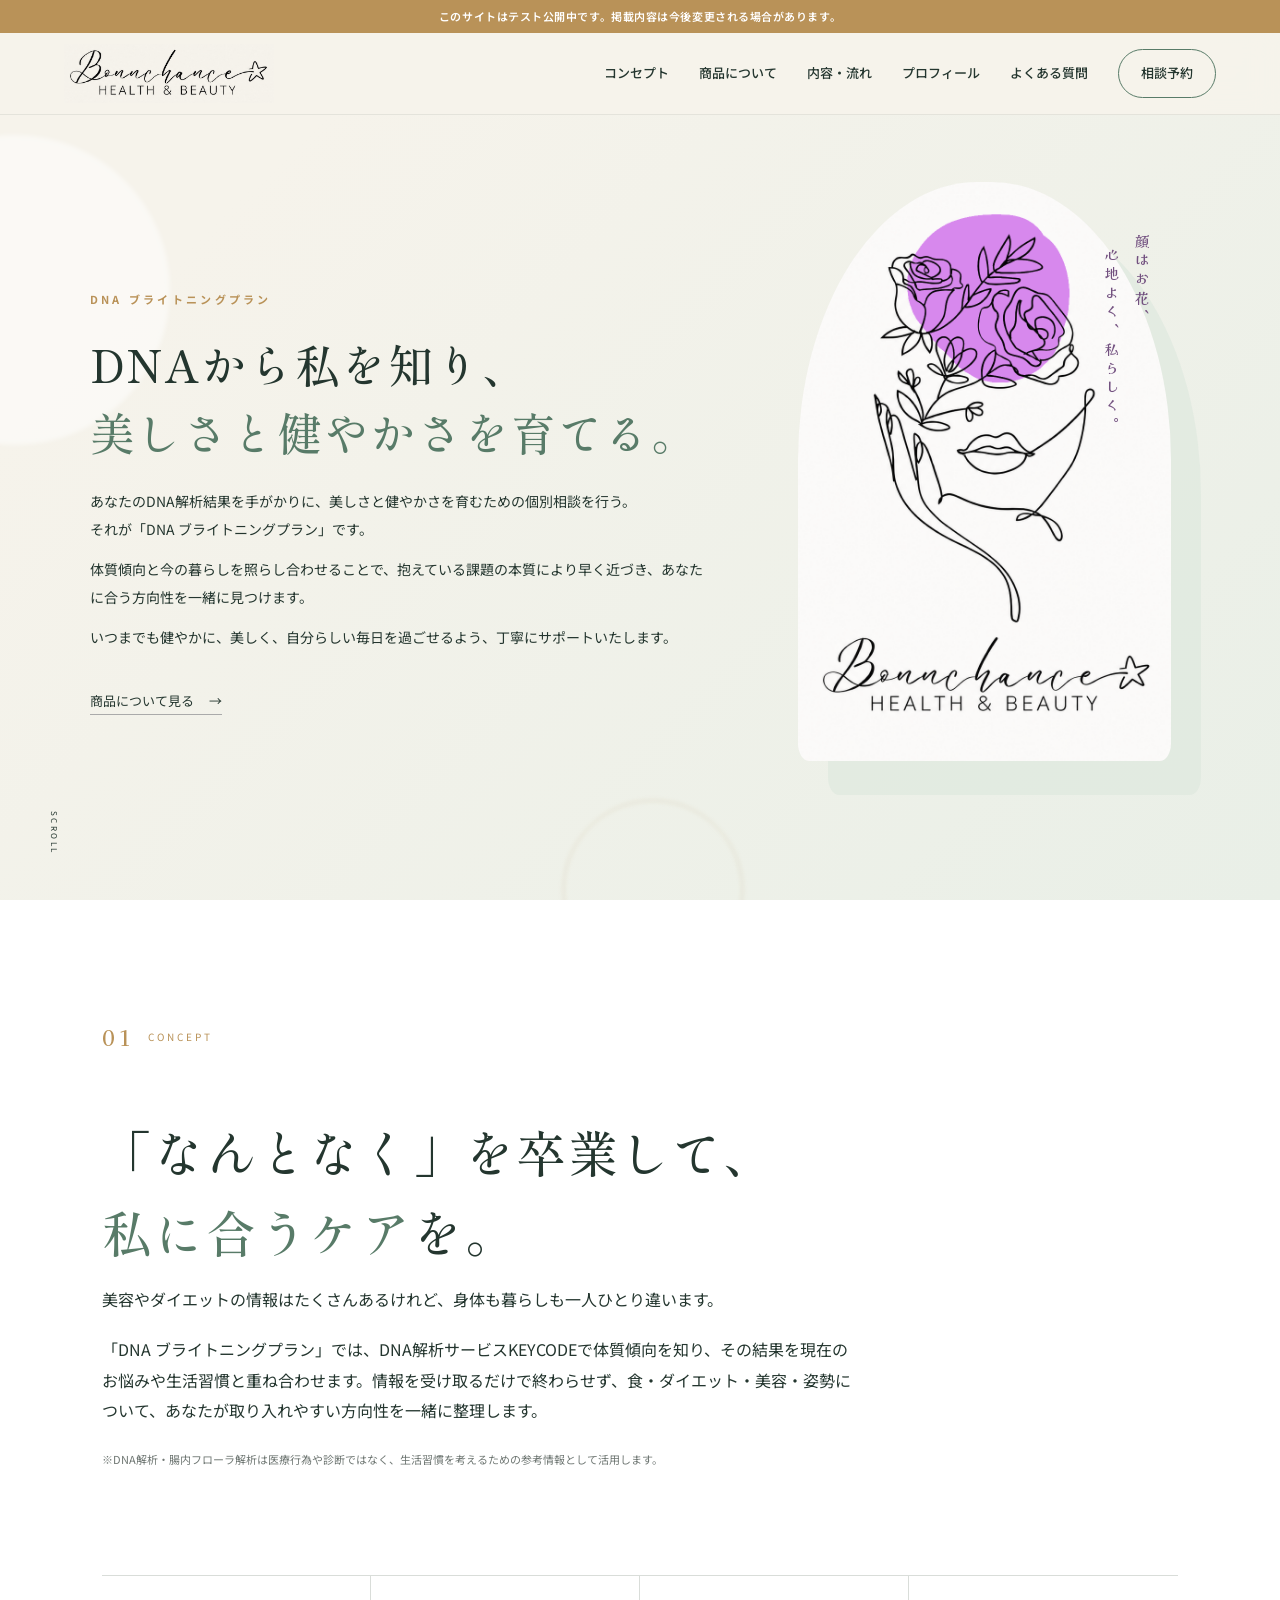
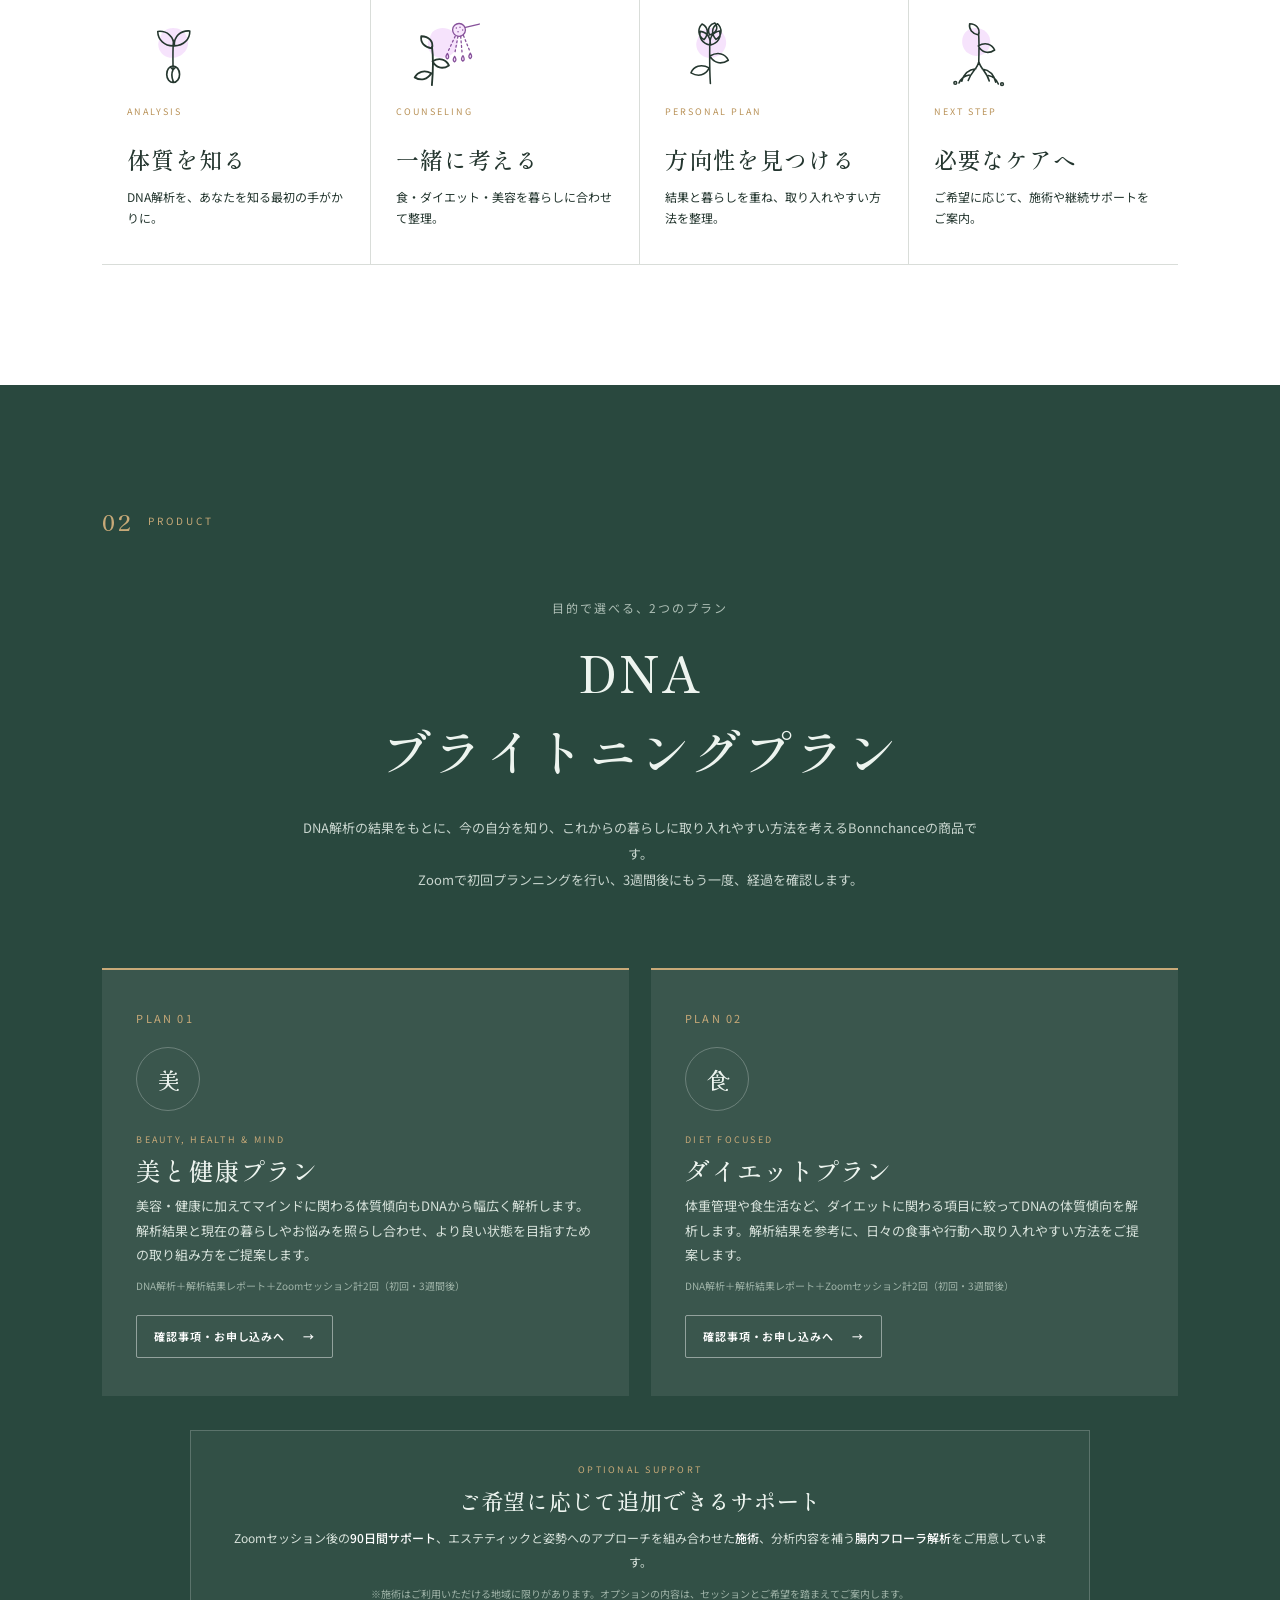
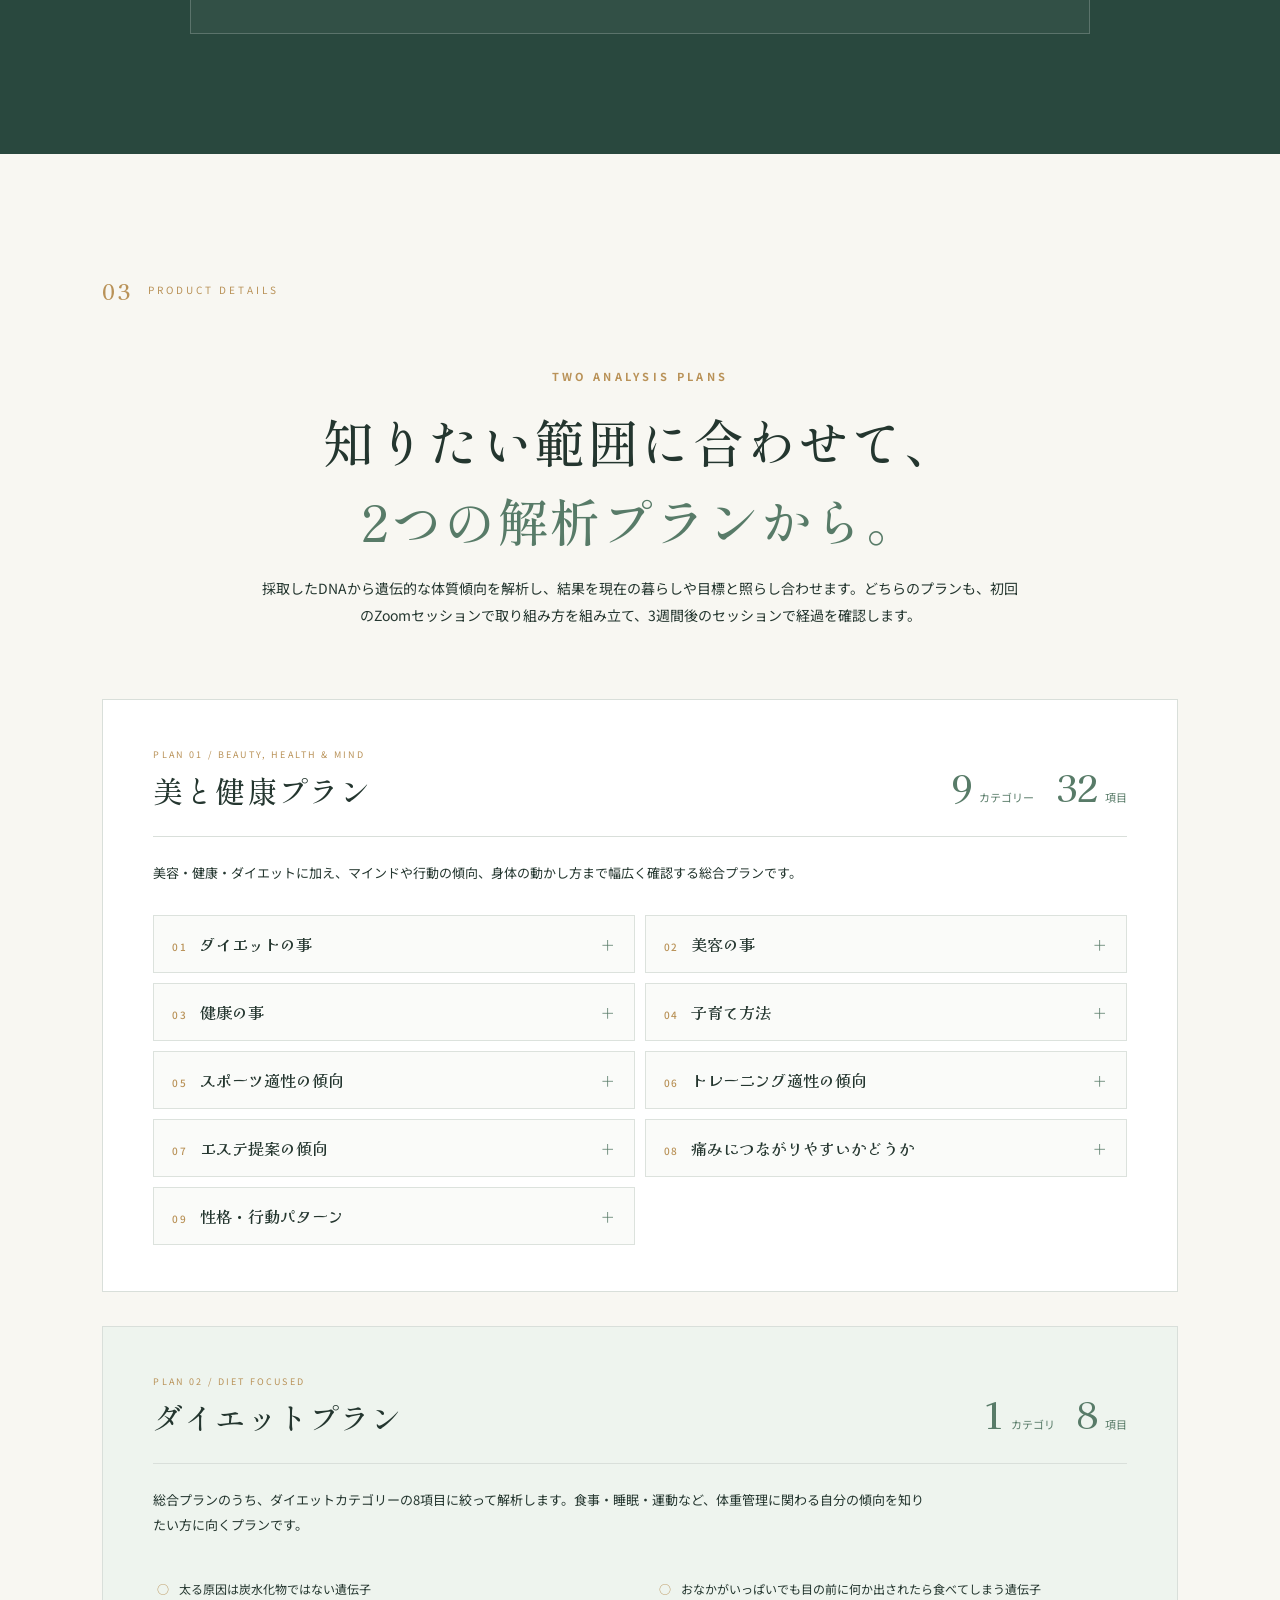
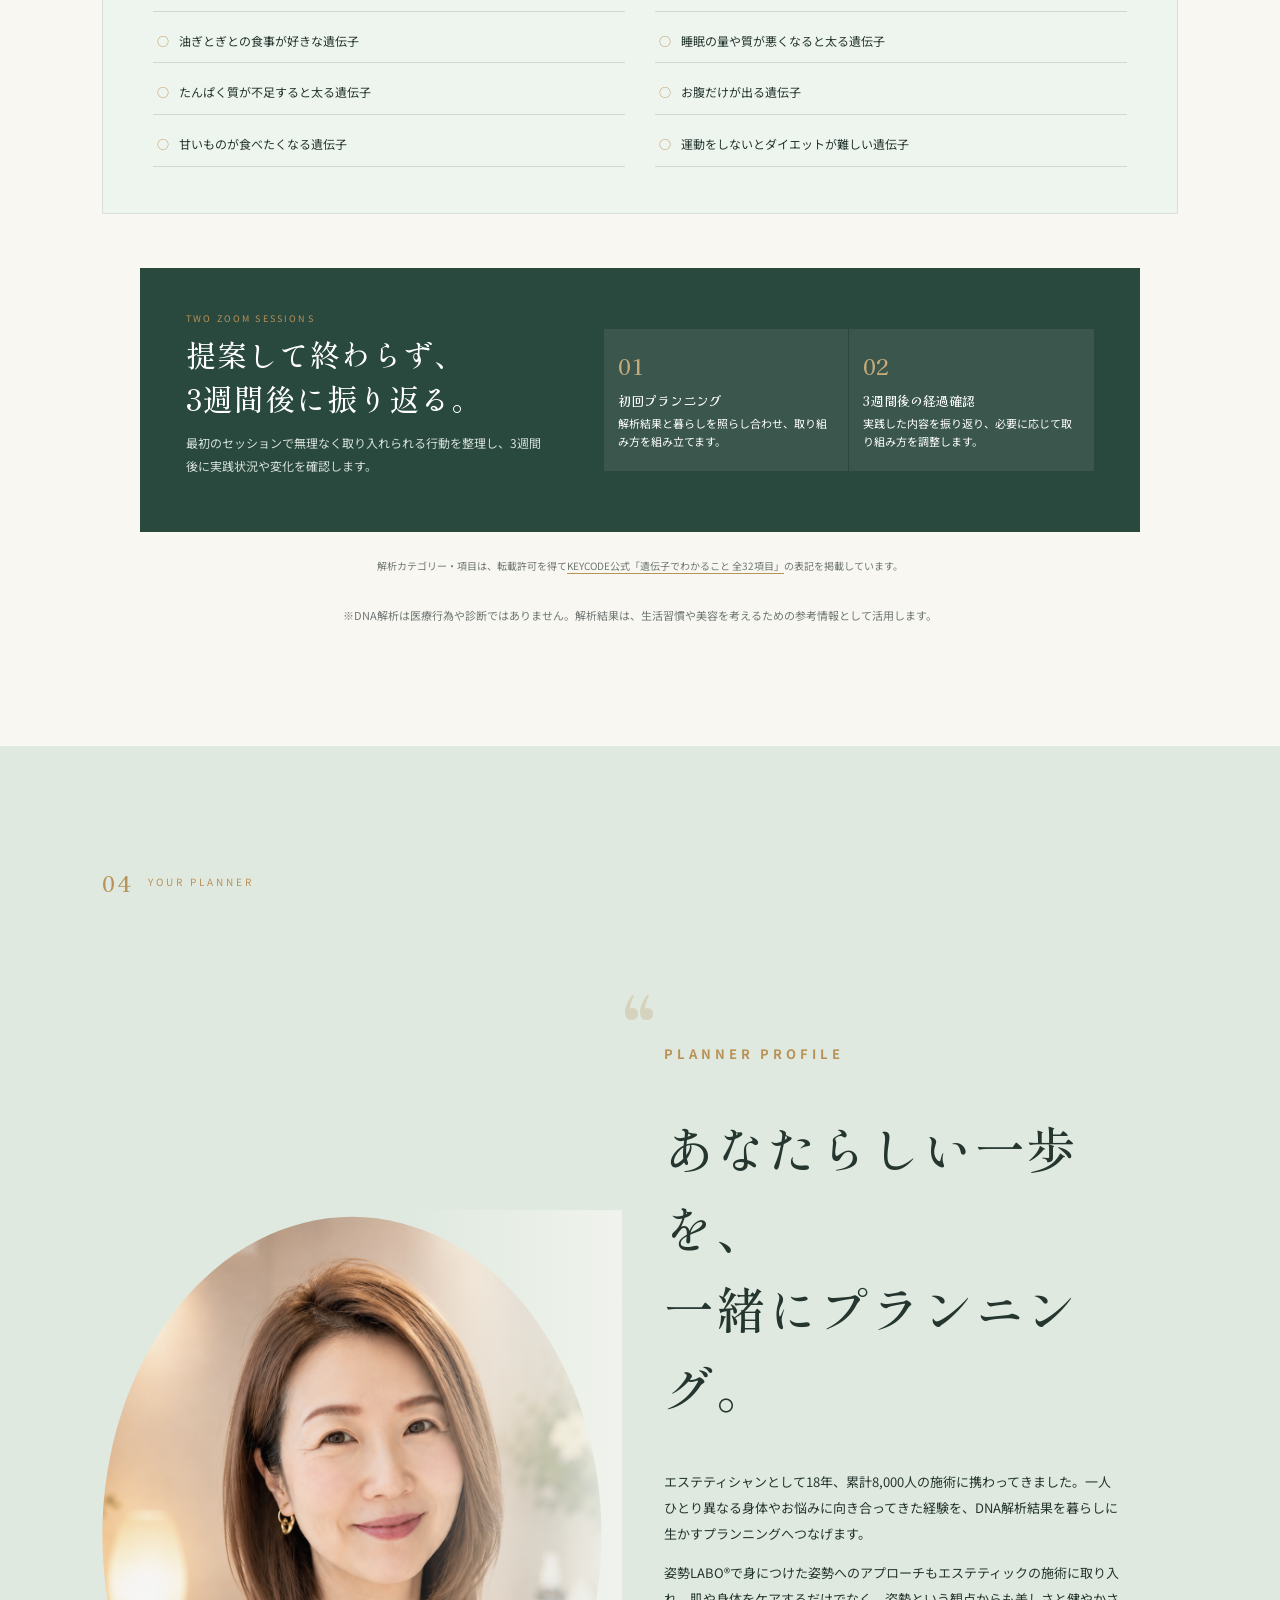
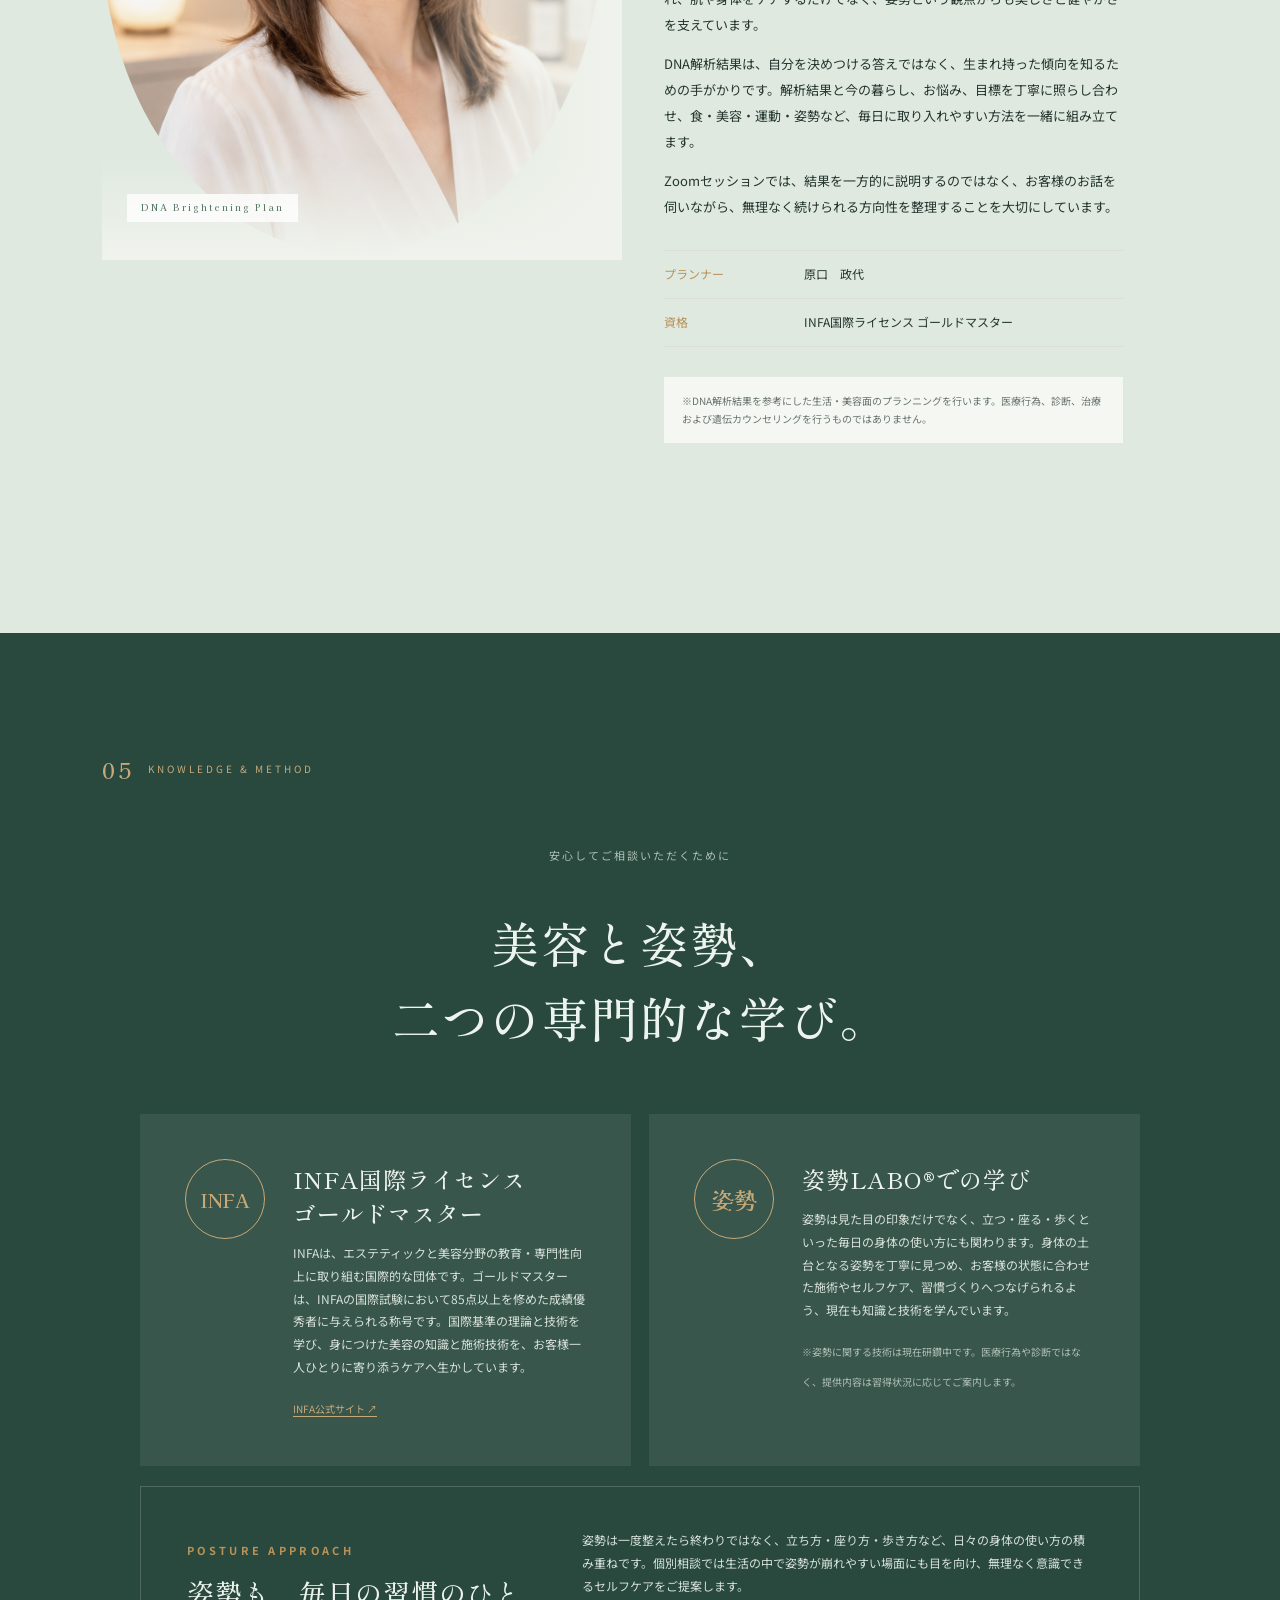
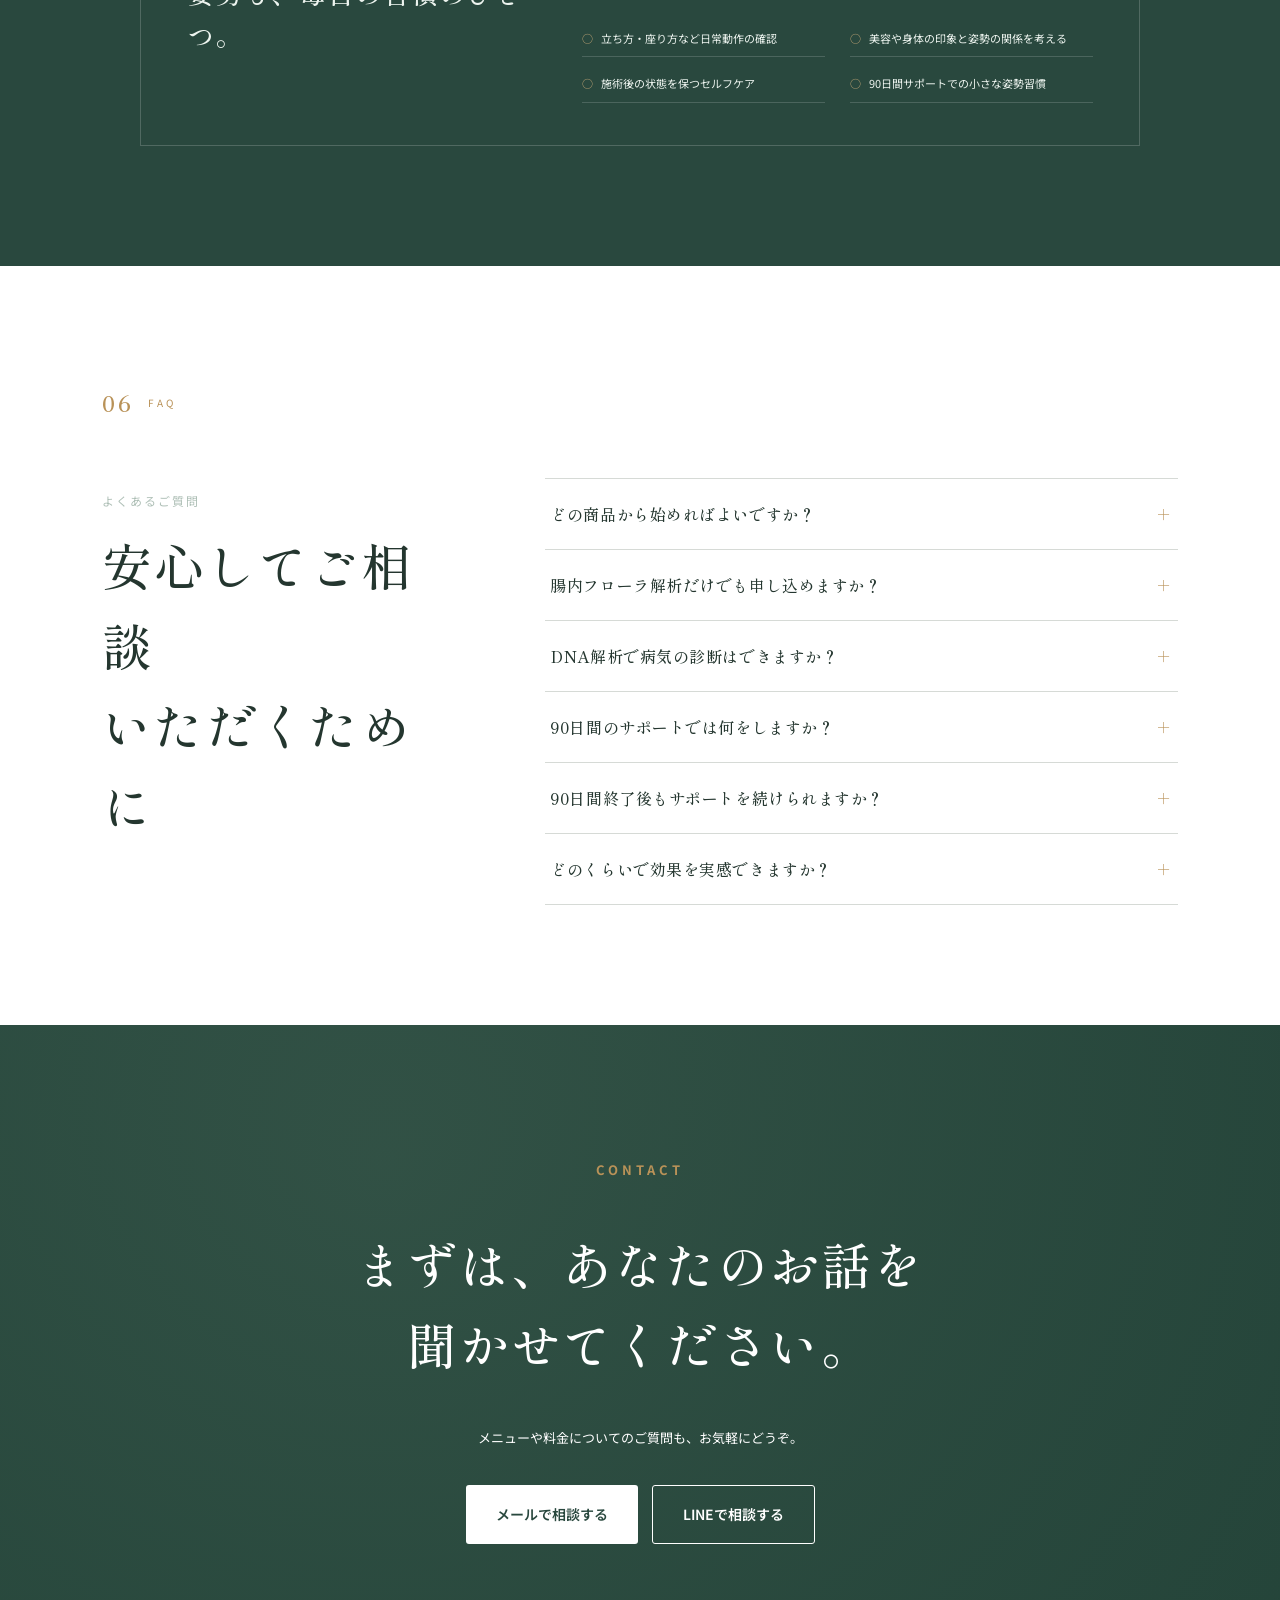
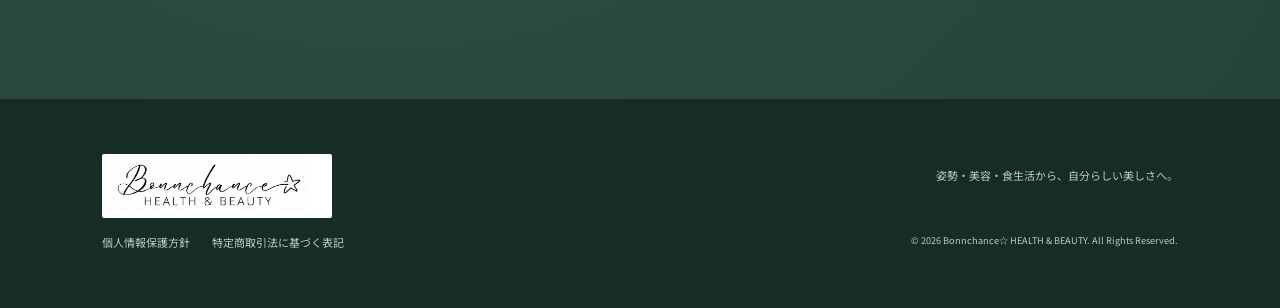
<file: index.html>
<!doctype html>
<html lang="ja">
<head>
  <meta charset="utf-8">
  <meta name="viewport" content="width=device-width, initial-scale=1">
  <meta name="description" content="DNA解析サービスKEYCODEと個別相談で、美容・食生活・ダイエット・姿勢を自分らしく考えるDNA ブライトニングプラン。">
  <title>DNA ブライトニングプラン｜DNAから美と健康を考える</title>
  <link rel="preconnect" href="https://fonts.googleapis.com">
  <link rel="preconnect" href="https://fonts.gstatic.com" crossorigin>
  <link href="https://fonts.googleapis.com/css2?family=Kaisei+Decol:wght@400;500;700&family=Noto+Sans+JP:wght@400;500;600;700&family=Shippori+Mincho:wght@400;500;600;700&display=swap" rel="stylesheet">
  <link rel="stylesheet" href="styles.css?v=20260824-4">
</head>
<body>
  <aside class="prototype-notice" role="note">このサイトはテスト公開中です。掲載内容は今後変更される場合があります。</aside>
  <header class="site-header">
    <a class="logo brand-logo" href="#top" aria-label="Bonnchance HEALTH &amp; BEAUTY トップへ"><img src="assets/brand-wordmark.png" alt="Bonnchance HEALTH &amp; BEAUTY"></a>
    <button class="menu-button" type="button" aria-label="メニューを開く" aria-expanded="false"><span></span><span></span><span></span></button>
    <nav class="nav" aria-label="メインナビゲーション">
      <a href="#concept">コンセプト</a><a href="#services">商品について</a><a href="#program">内容・流れ</a><a href="#profile">プロフィール</a><a href="#faq">よくある質問</a>
      <a class="nav-cta" href="#contact">相談予約</a>
    </nav>
  </header>

  <main id="top">
    <section class="hero">
      <div class="hero-orb orb-a"></div><div class="hero-orb orb-b"></div>
      <div class="hero-copy reveal">
        <p class="eyebrow">DNA ブライトニングプラン</p>
        <h1>DNAから私を知り、<br><em>美しさと健やかさを育てる。</em></h1>
        <div class="lead hero-message">
          <p>あなたのDNA解析結果を手がかりに、美しさと健やかさを育むための個別相談を行う。<br>それが「DNA ブライトニングプラン」です。</p>
          <p>体質傾向と今の暮らしを照らし合わせることで、抱えている課題の本質により早く近づき、あなたに合う方向性を一緒に見つけます。</p>
          <p>いつまでも健やかに、美しく、自分らしい毎日を過ごせるよう、丁寧にサポートいたします。</p>
        </div>
        <div class="hero-actions"><a class="text-link" href="#services">商品について見る <span>→</span></a></div>
      </div>
      <div class="hero-visual reveal" aria-hidden="true">
        <div class="portrait-shape brand-visual"><img src="assets/brand-illustration-flat-violet.png" alt="Bonnchance☆ HEALTH &amp; BEAUTY ブランドイラスト"></div>
        <p class="vertical-copy"><span>顔はお花、</span><span class="copy-second">心地よく、私らしく。</span></p>
      </div>
      <p class="scroll">SCROLL <i></i></p>
    </section>

    <section class="intro section" id="concept">
      <div class="section-label"><span>01</span> CONCEPT</div>
      <div class="intro-grid">
        <h2 class="reveal"><span class="keep-line">「なんとなく」を卒業して、</span><br><em>私に合うケア</em>を。</h2>
        <div class="intro-text reveal"><p>美容やダイエットの情報はたくさんあるけれど、身体も暮らしも一人ひとり違います。</p><p>「DNA ブライトニングプラン」では、DNA解析サービスKEYCODEで体質傾向を知り、その結果を現在のお悩みや生活習慣と重ね合わせます。情報を受け取るだけで終わらせず、食・ダイエット・美容・姿勢について、あなたが取り入れやすい方向性を一緒に整理します。</p><p class="note">※DNA解析・腸内フローラ解析は医療行為や診断ではなく、生活習慣を考えるための参考情報として活用します。</p></div>
      </div>
      <div class="pillars">
        <article class="pillar reveal"><div class="pillar-art seed-art" aria-hidden="true"><svg viewBox="0 0 96 72"><path class="accent-fill" d="M39 10c9-8 23-5 27 6 4 11-5 22-17 22-11 0-18-12-13-21 1-3 2-5 3-7Z"/><path class="seed-shell" d="M43 56c0-5 3-9 7-9s7 4 7 9-3 9-7 9-7-4-7-9ZM50 64c-2-5-2-9 0-13M50 51l-3-3M50 51l3-3"/><path d="M50 50c0-13 0-22 1-31M51 25c-10 0-17-7-17-16 10-1 18 6 17 16ZM52 25c10 0 17-7 17-16-10-1-18 6-17 16Z"/></svg></div><span>ANALYSIS</span><b>体質を知る</b><p>DNA解析を、あなたを知る最初の手がかりに。</p></article>
        <article class="pillar reveal"><div class="pillar-art watering-art" aria-hidden="true"><svg viewBox="0 0 96 72"><path class="accent-fill" d="M39 10c9-8 23-5 27 6 4 11-5 22-17 22-11 0-18-12-13-21 1-3 2-5 3-7Z"/><path class="customer-stem" d="M40 68c1-16 1-29-1-42M39 28c-8-1-13-6-12-13 8 0 14 5 12 13ZM40 42c8-5 15-2 18 4-7 5-14 3-18-4ZM39 55c-8-4-15-1-18 5 7 4 14 2 18-5Z"/><g class="watering-head"><circle cx="68" cy="7" r="7"/><circle cx="65" cy="5" r=".8"/><circle cx="69" cy="4" r=".8"/><circle cx="72" cy="7" r=".8"/><circle cx="67" cy="9" r=".8"/><path d="M75 4 90 0"/></g><path class="water-line" d="M64 14 57 30M67 14 64 33M70 14 72 32M73 13 80 29"/><path class="water-drop" d="M56 33c-2 3-2 5 0 6 2-1 2-3 0-6ZM64 36c-2 3-2 5 0 6 2-1 2-3 0-6ZM73 35c-2 3-2 5 0 6 2-1 2-3 0-6ZM81 32c-2 3-2 5 0 6 2-1 2-3 0-6Z"/></svg></div><span>COUNSELING</span><b>一緒に考える</b><p>食・ダイエット・美容を暮らしに合わせて整理。</p></article>
        <article class="pillar reveal"><div class="pillar-art" aria-hidden="true"><svg viewBox="0 0 96 72"><path class="accent-fill" d="M39 10c9-8 23-5 27 6 4 11-5 22-17 22-11 0-18-12-13-21 1-3 2-5 3-7Z"/><path d="M49 66c-1-18 0-33 0-43M49 24c-8-2-12-8-10-15 7 1 12 7 10 15ZM50 24c8-2 12-8 10-15-7 1-12 7-10 15ZM43 18c-7-4-7-12-2-17 6 3 8 10 2 17ZM56 18c7-4 7-12 2-17-6 3-8 10-2 17ZM49 13c-3-7 1-12 6-13 4 5 2 11-6 13ZM49 36c9-5 17-2 20 5-8 5-16 3-20-5ZM48 49c-9-5-17-2-20 5 8 5 16 3 20-5Z"/></svg></div><span>PERSONAL PLAN</span><b>方向性を見つける</b><p>結果と暮らしを重ね、取り入れやすい方法を整理。</p></article>
        <article class="pillar reveal"><div class="pillar-art" aria-hidden="true"><svg viewBox="0 0 96 72"><path class="accent-fill" d="M38 7c12-5 24 3 23 15-1 12-14 18-24 11-9-6-9-21 1-26Z"/><path d="M49 42c0-12 0-21-1-31M48 13c-7-1-11-6-10-12 7 0 12 5 10 12ZM48 25c8-5 15-2 18 4-7 5-14 3-18-4ZM49 42c-1 8-8 11-11 21M49 42c2 8 9 11 12 21M46 50c-8 1-13 6-15 14M53 50c8 1 13 6 15 14M39 57c-5 1-9 4-11 9M60 57c5 1 9 4 11 9"/><circle cx="24" cy="66" r="1.5"/><circle cx="75" cy="66" r="1.5"/></svg></div><span>NEXT STEP</span><b>必要なケアへ</b><p>ご希望に応じて、施術や継続サポートをご案内。</p></article>
      </div>
    </section>

    <section class="services section" id="services">
      <div class="section-label light"><span>02</span> PRODUCT</div>
      <div class="section-heading reveal"><p>目的で選べる、2つのプラン</p><h2>DNA<br>ブライトニングプラン</h2><p class="service-overview">DNA解析の結果をもとに、今の自分を知り、これからの暮らしに取り入れやすい方法を考えるBonnchanceの商品です。<br>Zoomで初回プランニングを行い、3週間後にもう一度、経過を確認します。</p></div>
      <div class="service-structure">
        <div class="planner-products">
          <article class="planner-card reveal"><p class="planner-number">PLAN 01</p><div class="service-icon">美</div><div class="service-content"><p class="tag">BEAUTY, HEALTH &amp; MIND</p><h3>美と健康プラン</h3><p>美容・健康に加えてマインドに関わる体質傾向もDNAから幅広く解析します。解析結果と現在の暮らしやお悩みを照らし合わせ、より良い状態を目指すための取り組み方をご提案します。</p><small>DNA解析＋解析結果レポート＋Zoomセッション計2回（初回・3週間後）</small><a class="checkout-link" href="consent.html?plan=beauty">確認事項・お申し込みへ <span>→</span></a></div></article>
          <article class="planner-card reveal"><p class="planner-number">PLAN 02</p><div class="service-icon">食</div><div class="service-content"><p class="tag">DIET FOCUSED</p><h3>ダイエットプラン</h3><p>体重管理や食生活など、ダイエットに関わる項目に絞ってDNAの体質傾向を解析します。解析結果を参考に、日々の食事や行動へ取り入れやすい方法をご提案します。</p><small>DNA解析＋解析結果レポート＋Zoomセッション計2回（初回・3週間後）</small><a class="checkout-link" href="consent.html?plan=diet">確認事項・お申し込みへ <span>→</span></a></div></article>
        </div>
        <div class="planner-options reveal"><p class="tag">OPTIONAL SUPPORT</p><h3>ご希望に応じて追加できるサポート</h3><p>Zoomセッション後の<strong>90日間サポート</strong>、エステティックと姿勢へのアプローチを組み合わせた<strong>施術</strong>、分析内容を補う<strong>腸内フローラ解析</strong>をご用意しています。</p><small>※施術はご利用いただける地域に限りがあります。オプションの内容は、セッションとご希望を踏まえてご案内します。</small></div>
      </div>
    </section>

    <section class="program section" id="program">
      <div class="section-label"><span>03</span> PRODUCT DETAILS</div>
      <div class="program-intro reveal"><p class="eyebrow">TWO ANALYSIS PLANS</p><h2>知りたい範囲に合わせて、<br><em>2つの解析プランから。</em></h2><p>採取したDNAから遺伝的な体質傾向を解析し、結果を現在の暮らしや目標と照らし合わせます。どちらのプランも、初回のZoomセッションで取り組み方を組み立て、3週間後のセッションで経過を確認します。</p></div>

      <article class="analysis-plan analysis-plan-full reveal">
        <div class="analysis-plan-heading"><div><p class="tag">PLAN 01 / BEAUTY, HEALTH &amp; MIND</p><h3>美と健康プラン</h3></div><p class="analysis-count"><b>9</b>カテゴリー<span><b>32</b>項目</span></p></div>
        <p class="analysis-lead">美容・健康・ダイエットに加え、マインドや行動の傾向、身体の動かし方まで幅広く確認する総合プランです。</p>
        <div class="analysis-categories">
          <details class="analysis-category"><summary><span>01</span>ダイエットの事</summary><ul><li>太る原因は炭水化物ではない遺伝子</li><li>おなかがいっぱいでも目の前に何か出されたら食べてしまう遺伝子</li><li>油ぎとぎとの食事が好きな遺伝子</li><li>睡眠の量や質が悪くなると太る遺伝子</li><li>たんぱく質が不足すると太る遺伝子</li><li>お腹だけが出る遺伝子</li><li>甘いものが食べたくなる遺伝子</li><li>運動をしないとダイエットが難しい遺伝子</li></ul></details>
          <details class="analysis-category"><summary><span>02</span>美容の事</summary><ul><li>シミが出来やすい遺伝子</li><li>しわが出来やすい遺伝子</li><li>活性酸素が溜まりやすい遺伝子</li><li>顔の骨がくぼんで年をとって見える遺伝子</li></ul></details>
          <details class="analysis-category"><summary><span>03</span>健康の事</summary><ul><li>血液がどろどろになってリンパが詰まりやすい遺伝子</li><li>体温が低くなりやすい遺伝子</li><li>骨がもろくなりやすい遺伝子</li><li>アレルギーやアトピーや花粉症になりやすい遺伝子</li><li>ミネラル不足になると病気になりやすくなる遺伝子</li><li>疲れやすい遺伝子</li><li>還元型COQ10が効く遺伝子</li></ul></details>
          <details class="analysis-category"><summary><span>04</span>子育て方法</summary><ul><li>恋愛するとラブラブしていたい遺伝子</li><li>恋愛すると家族のような関係になる遺伝子</li><li>幸せホルモンのドーパミンがちゃんと出る遺伝子</li></ul></details>
          <details class="analysis-category"><summary><span>05</span>スポーツ適性の傾向</summary><ul><li>長距離向きな遺伝子</li><li>短距離向きな遺伝子</li><li>ミトコンドリアの部屋がたくさんある遺伝子</li></ul></details>
          <details class="analysis-category"><summary><span>06</span>トレーニング適性の傾向</summary><ul><li>筋肉が付きやすい遺伝子</li><li>筋肉が落ちやすい遺伝子</li></ul></details>
          <details class="analysis-category"><summary><span>07</span>エステ提案の傾向</summary><ul><li>血液がどろどろになってリンパが詰まりやすい遺伝子</li><li>体温が低くなりやすい遺伝子</li></ul></details>
          <details class="analysis-category"><summary><span>08</span>痛みにつながりやすいかどうか</summary><ul><li>精神的な痛みに弱い遺伝子</li><li>根に持つ遺伝子</li></ul></details>
          <details class="analysis-category"><summary><span>09</span>性格・行動パターン</summary><ul><li>大皿料理でも楽しく食事ができる遺伝子</li><li>小皿でたくさん出てこないと楽しめない遺伝子</li><li>一度気に入るとずーっとそればかり着る・行く遺伝子</li></ul></details>
        </div>
      </article>

      <article class="analysis-plan analysis-plan-diet reveal">
        <div class="analysis-plan-heading"><div><p class="tag">PLAN 02 / DIET FOCUSED</p><h3>ダイエットプラン</h3></div><p class="analysis-count"><b>1</b>カテゴリ<span><b>8</b>項目</span></p></div>
        <p class="analysis-lead">総合プランのうち、ダイエットカテゴリーの8項目に絞って解析します。食事・睡眠・運動など、体重管理に関わる自分の傾向を知りたい方に向くプランです。</p>
        <ul class="diet-items"><li>太る原因は炭水化物ではない遺伝子</li><li>おなかがいっぱいでも目の前に何か出されたら食べてしまう遺伝子</li><li>油ぎとぎとの食事が好きな遺伝子</li><li>睡眠の量や質が悪くなると太る遺伝子</li><li>たんぱく質が不足すると太る遺伝子</li><li>お腹だけが出る遺伝子</li><li>甘いものが食べたくなる遺伝子</li><li>運動をしないとダイエットが難しい遺伝子</li></ul>
      </article>

      <div class="planning-session reveal"><div><p class="tag">TWO ZOOM SESSIONS</p><h3>提案して終わらず、<br>3週間後に振り返る。</h3><p>最初のセッションで無理なく取り入れられる行動を整理し、3週間後に実践状況や変化を確認します。</p></div><ol><li><b>01</b><span><strong>初回プランニング</strong><br>解析結果と暮らしを照らし合わせ、取り組み方を組み立てます。</span></li><li><b>02</b><span><strong>3週間後の経過確認</strong><br>実践した内容を振り返り、必要に応じて取り組み方を調整します。</span></li></ol></div>
      <p class="analysis-source">解析カテゴリー・項目は、転載許可を得て<a href="https://mecode.you/products/mecode" target="_blank" rel="noopener">KEYCODE公式「遺伝子でわかること 全32項目」</a>の表記を掲載しています。</p>
      <p class="program-note">※DNA解析は医療行為や診断ではありません。解析結果は、生活習慣や美容を考えるための参考情報として活用します。</p>
    </section>

    <section class="planner-profile section" id="profile">
      <div class="section-label"><span>04</span> YOUR PLANNER</div>
      <div class="profile-card reveal">
        <figure class="profile-photo"><img src="assets/about-me-profile.png" alt="DNA ブライトニングプラン 原口政代"><figcaption>DNA Brightening Plan</figcaption></figure>
        <div class="profile-copy"><p class="eyebrow">PLANNER PROFILE</p><h2>あなたらしい一歩を、<br>一緒にプランニング。</h2><p>エステティシャンとして18年、累計8,000人の施術に携わってきました。一人ひとり異なる身体やお悩みに向き合ってきた経験を、DNA解析結果を暮らしに生かすプランニングへつなげます。</p><p>姿勢LABO®で身につけた姿勢へのアプローチもエステティックの施術に取り入れ、肌や身体をケアするだけでなく、姿勢という観点からも美しさと健やかさを支えています。</p><p>DNA解析結果は、自分を決めつける答えではなく、生まれ持った傾向を知るための手がかりです。解析結果と今の暮らし、お悩み、目標を丁寧に照らし合わせ、食・美容・運動・姿勢など、毎日に取り入れやすい方法を一緒に組み立てます。</p><p>Zoomセッションでは、結果を一方的に説明するのではなく、お客様のお話を伺いながら、無理なく続けられる方向性を整理することを大切にしています。</p><dl><div><dt>プランナー</dt><dd>原口　政代</dd></div><div><dt>資格</dt><dd>INFA国際ライセンス ゴールドマスター</dd></div></dl><p class="planner-role-note">※DNA解析結果を参考にした生活・美容面のプランニングを行います。医療行為、診断、治療および遺伝カウンセリングを行うものではありません。</p></div>
      </div>
    </section>

    <section class="credentials section">
      <div class="section-label light"><span>05</span> KNOWLEDGE &amp; METHOD</div>
      <div class="credential-heading reveal"><p>安心してご相談いただくために</p><h2>美容と姿勢、<br>二つの専門的な学び。</h2></div>
      <div class="credential-grid">
        <article class="credential reveal"><div class="credential-mark">INFA</div><div><h3>INFA国際ライセンス<br>ゴールドマスター</h3><p>INFAは、エステティックと美容分野の教育・専門性向上に取り組む国際的な団体です。ゴールドマスターは、INFAの国際試験において85点以上を修めた成績優秀者に与えられる称号です。国際基準の理論と技術を学び、身につけた美容の知識と施術技術を、お客様一人ひとりに寄り添うケアへ生かしています。</p><a href="https://www.infa.org/en/les-passeports-internationaux" target="_blank" rel="noopener">INFA公式サイト ↗</a></div></article>
        <article class="credential reveal"><div class="credential-mark jp">姿勢</div><div><h3>姿勢LABO®での学び</h3><p>姿勢は見た目の印象だけでなく、立つ・座る・歩くといった毎日の身体の使い方にも関わります。身体の土台となる姿勢を丁寧に見つめ、お客様の状態に合わせた施術やセルフケア、習慣づくりへつなげられるよう、現在も知識と技術を学んでいます。</p><small>※姿勢に関する技術は現在研鑽中です。医療行為や診断ではなく、提供内容は習得状況に応じてご案内します。</small></div></article>
      </div>
      <div class="posture-focus reveal">
        <div class="posture-title"><p class="eyebrow">POSTURE APPROACH</p><h3>姿勢も、毎日の習慣のひとつ。</h3></div>
        <div class="posture-copy"><p>姿勢は一度整えたら終わりではなく、立ち方・座り方・歩き方など、日々の身体の使い方の積み重ねです。個別相談では生活の中で姿勢が崩れやすい場面にも目を向け、無理なく意識できるセルフケアをご提案します。</p><ul><li>立ち方・座り方など日常動作の確認</li><li>美容や身体の印象と姿勢の関係を考える</li><li>施術後の状態を保つセルフケア</li><li>90日間サポートでの小さな姿勢習慣</li></ul></div>
      </div>
    </section>

    <section class="faq section" id="faq">
      <div class="section-label"><span>06</span> FAQ</div>
      <div class="faq-grid"><div class="section-heading reveal"><p>よくあるご質問</p><h2>安心してご相談<br>いただくために</h2></div><div class="accordion">
        <details class="reveal"><summary>どの商品から始めればよいですか？</summary><p>基本商品は「DNA ブライトニングプラン」です。個別相談の内容をもとに、必要な方へ施術や90日間サポートなどのオプションをご案内します。</p></details>
        <details class="reveal"><summary>腸内フローラ解析だけでも申し込めますか？</summary><p>腸内フローラ解析は、①の分析・提案内容を強化する追加オプションとしてご用意しています。①と組み合わせてお申し込みください。</p></details>
        <details class="reveal"><summary>DNA解析で病気の診断はできますか？</summary><p>いいえ。DNA解析サービスKEYCODEのDNA解析および腸内フローラ解析は医療診断ではありません。結果は食生活や美容習慣を考えるための参考情報として使用します。</p></details>
        <details class="reveal"><summary>90日間のサポートでは何をしますか？</summary><p>月2回の個別相談と週1回のチェックを基本に、小さな習慣を設定します。できなかった場合も責めることなく、暮らしに合う方法へ一緒に調整します。</p></details>
        <details class="reveal"><summary>90日間終了後もサポートを続けられますか？</summary><p>はい。90日終了時に取り組みを振り返り、ご希望と今後の目標に応じてサポート期間を延長できます。延長期間や料金は個別にご案内します。</p></details>
        <details class="reveal"><summary>どのくらいで効果を実感できますか？</summary><p>体質や生活習慣により個人差があります。効果を保証するものではなく、無理なく継続できる習慣づくりを大切にしています。</p></details>
      </div></div>
    </section>

    <section class="contact section" id="contact">
      <div class="contact-inner reveal"><p class="eyebrow">CONTACT</p><h2>まずは、あなたのお話を<br>聞かせてください。</h2><p>メニューや料金についてのご質問も、お気軽にどうぞ。</p><div class="contact-buttons"><a class="button white" href="mailto:bonnchance.support@gmail.com">メールで相談する</a><a class="button line" href="https://lin.ee/WPt9hPoE" target="_blank" rel="noopener">LINEで相談する</a></div></div>
    </section>
  </main>

  <footer><a class="logo brand-logo footer-brand-logo" href="#top" aria-label="Bonnchance HEALTH &amp; BEAUTY トップへ"><img src="assets/brand-wordmark.png" alt="Bonnchance HEALTH &amp; BEAUTY"></a><p>姿勢・美容・食生活から、自分らしい美しさへ。</p><div><a href="privacy-policy.html">個人情報保護方針</a><a href="legal.html">特定商取引法に基づく表記</a></div><small>© 2026 Bonnchance☆ HEALTH &amp; BEAUTY. All Rights Reserved.</small></footer>
  <script src="script.js"></script>
</body>
</html>
</file>
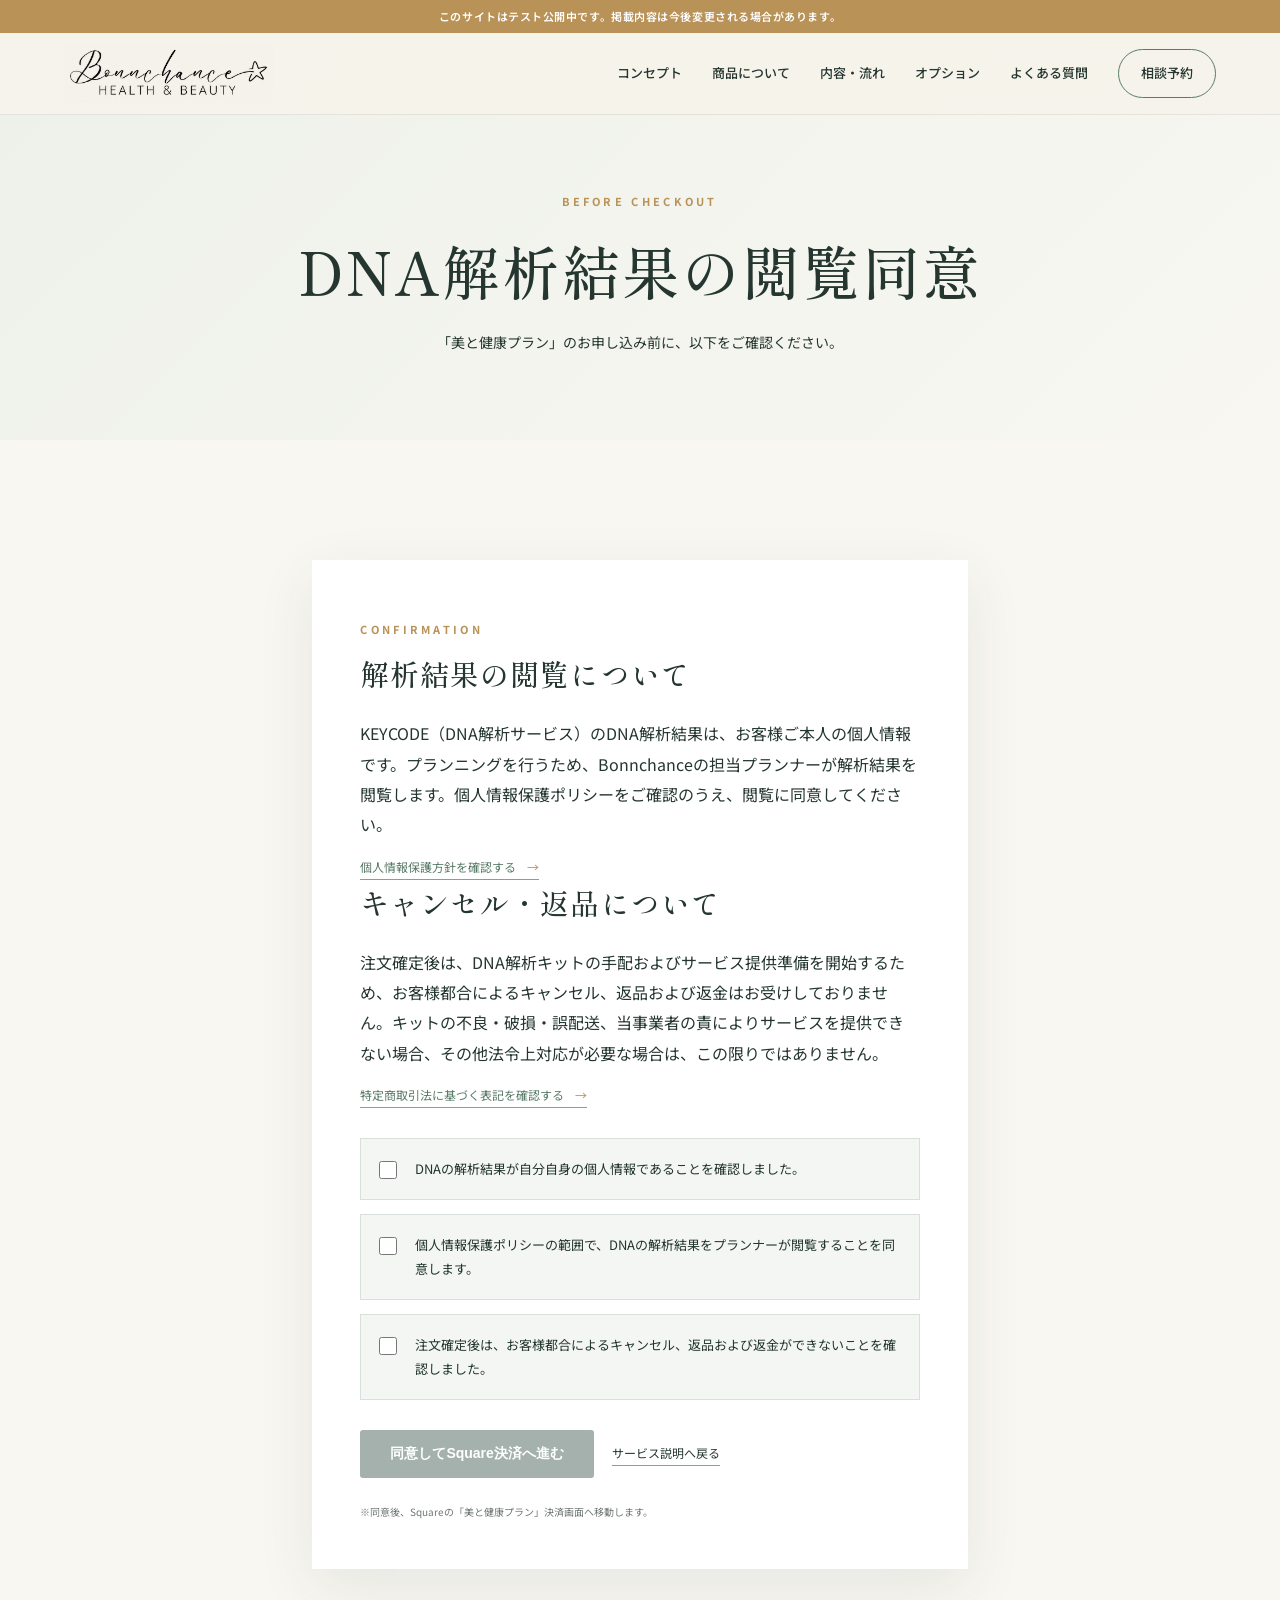
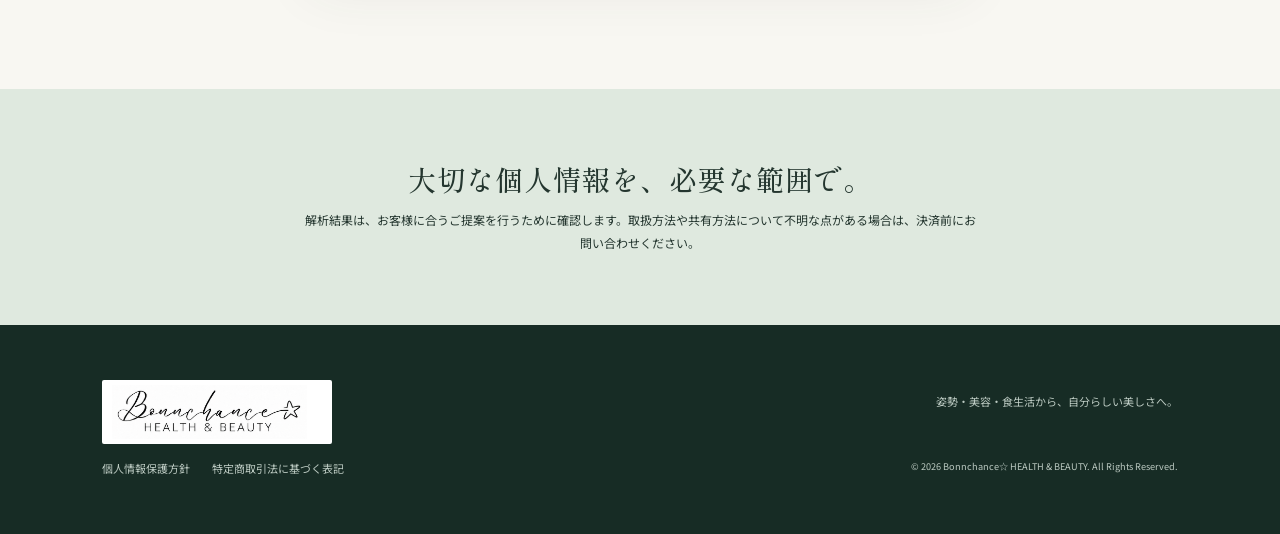
<file: consent.html>
<!DOCTYPE html>
<html lang="ja">
<head>
  <meta charset="UTF-8">
  <meta name="viewport" content="width=device-width, initial-scale=1.0">
  <meta name="description" content="DNA ブライトニングプランのお申し込み前の確認事項です。">
  <title>解析結果の開示に関する確認 | Bonnchance☆ HEALTH &amp; BEAUTY</title>
  <link rel="preconnect" href="https://fonts.googleapis.com">
  <link rel="preconnect" href="https://fonts.gstatic.com" crossorigin>
  <link href="https://fonts.googleapis.com/css2?family=Kaisei+Decol:wght@400;500;700&amp;family=Noto+Sans+JP:wght@300;400;500;700&amp;family=Shippori+Mincho:wght@400;500;600;700&amp;display=swap" rel="stylesheet">
  <link rel="stylesheet" href="styles.css">
</head>
<body class="consent-page">
  <aside class="prototype-notice" role="note">このサイトはテスト公開中です。掲載内容は今後変更される場合があります。</aside>
  <header class="site-header">
    <a class="logo brand-logo" href="index.html#top" aria-label="Bonnchance HEALTH &amp; BEAUTY トップへ"><img src="assets/brand-wordmark.png" alt="Bonnchance HEALTH &amp; BEAUTY"></a>
    <button class="menu-button" type="button" aria-label="メニューを開く" aria-expanded="false"><span></span><span></span><span></span></button>
    <nav class="nav" aria-label="メインナビゲーション">
      <a href="index.html#concept">コンセプト</a><a href="index.html#services">商品について</a><a href="index.html#program">内容・流れ</a><a href="options.html">オプション</a><a href="index.html#faq">よくある質問</a>
      <a class="nav-cta" href="index.html#contact">相談予約</a>
    </nav>
  </header>

  <main>
    <section class="consent-hero">
      <p class="eyebrow">BEFORE CHECKOUT</p>
      <h1>DNA解析結果の閲覧同意</h1>
      <p>「<span id="consent-plan-name">美と健康プラン</span>」のお申し込み前に、以下をご確認ください。</p>
    </section>

    <section class="section consent-wrap">
      <div class="consent-card reveal">
        <p class="eyebrow">CONFIRMATION</p>
        <h2>解析結果の閲覧について</h2>
        <p>KEYCODE（DNA解析サービス）のDNA解析結果は、お客様ご本人の個人情報です。プランニングを行うため、Bonnchanceの担当プランナーが解析結果を閲覧します。個人情報保護ポリシーをご確認のうえ、閲覧に同意してください。</p>
        <p class="consent-policy-link"><a href="privacy-policy.html">個人情報保護方針を確認する <span>→</span></a></p>

        <h2>キャンセル・返品について</h2>
        <p>注文確定後は、DNA解析キットの手配およびサービス提供準備を開始するため、お客様都合によるキャンセル、返品および返金はお受けしておりません。キットの不良・破損・誤配送、当事業者の責によりサービスを提供できない場合、その他法令上対応が必要な場合は、この限りではありません。</p>
        <p class="consent-policy-link"><a href="legal.html">特定商取引法に基づく表記を確認する <span>→</span></a></p>

        <form id="consent-form" novalidate>
          <div class="consent-checks">
            <label class="consent-check"><input type="checkbox" name="understanding" required><span>DNAの解析結果が自分自身の個人情報であることを確認しました。</span></label>
            <label class="consent-check"><input type="checkbox" name="disclosure" required><span>個人情報保護ポリシーの範囲で、DNAの解析結果をプランナーが閲覧することを同意します。</span></label>
            <label class="consent-check"><input type="checkbox" name="cancellation" required><span>注文確定後は、お客様都合によるキャンセル、返品および返金ができないことを確認しました。</span></label>
          </div>
          <div class="consent-actions">
            <button class="button primary consent-submit" type="submit" disabled>同意してSquare決済へ進む</button>
            <a class="consent-back" href="index.html#services">サービス説明へ戻る</a>
          </div>
          <p class="consent-privacy-note">※同意後、Squareの「<span id="consent-plan-note">美と健康プラン</span>」決済画面へ移動します。</p>
        </form>
      </div>
    </section>

    <section class="consent-completion">
      <h2>大切な個人情報を、必要な範囲で。</h2>
      <p>解析結果は、お客様に合うご提案を行うために確認します。取扱方法や共有方法について不明な点がある場合は、決済前にお問い合わせください。</p>
    </section>
  </main>

  <footer><a class="logo brand-logo footer-brand-logo" href="index.html#top" aria-label="Bonnchance HEALTH &amp; BEAUTY トップへ"><img src="assets/brand-wordmark.png" alt="Bonnchance HEALTH &amp; BEAUTY"></a><p>姿勢・美容・食生活から、自分らしい美しさへ。</p><div><a href="privacy-policy.html">個人情報保護方針</a><a href="legal.html">特定商取引法に基づく表記</a></div><small>© 2026 Bonnchance☆ HEALTH &amp; BEAUTY. All Rights Reserved.</small></footer>
  <script src="script.js"></script>
  <script src="consent.js"></script>
</body>
</html>
</file>
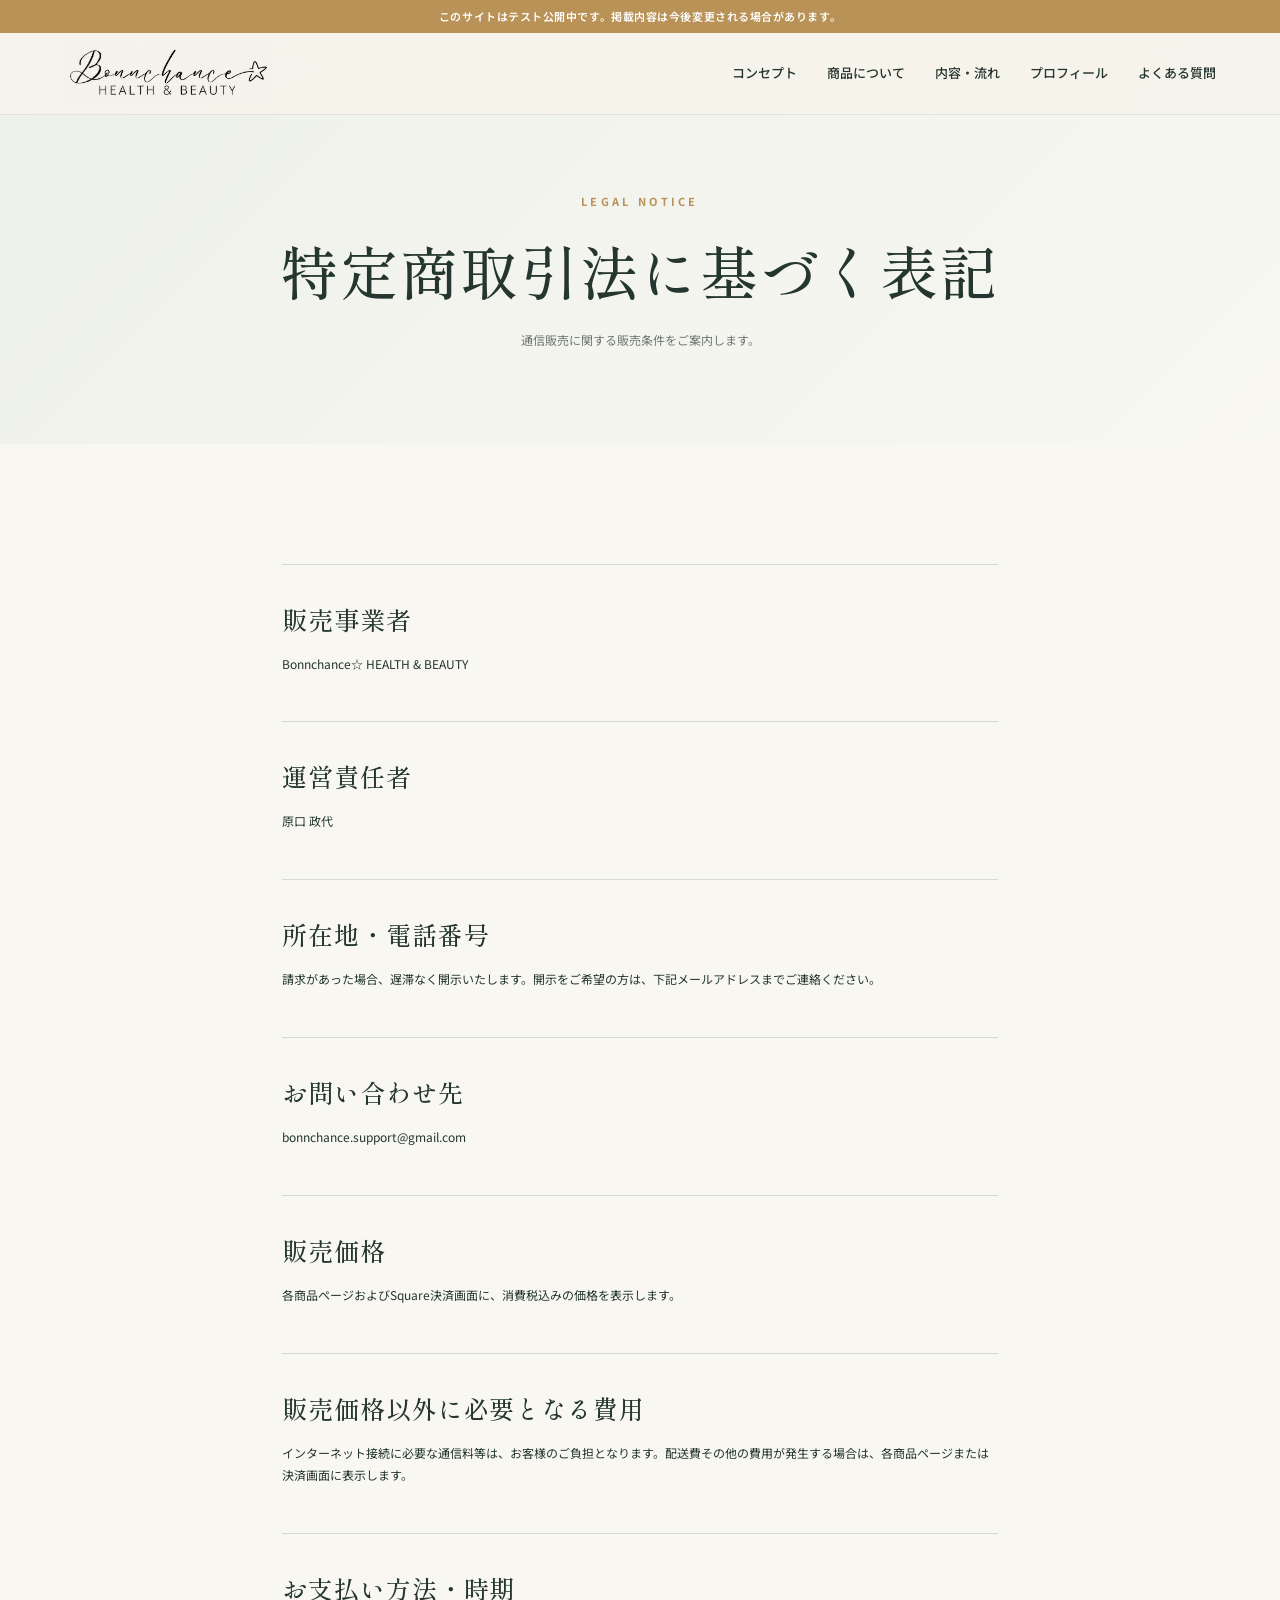
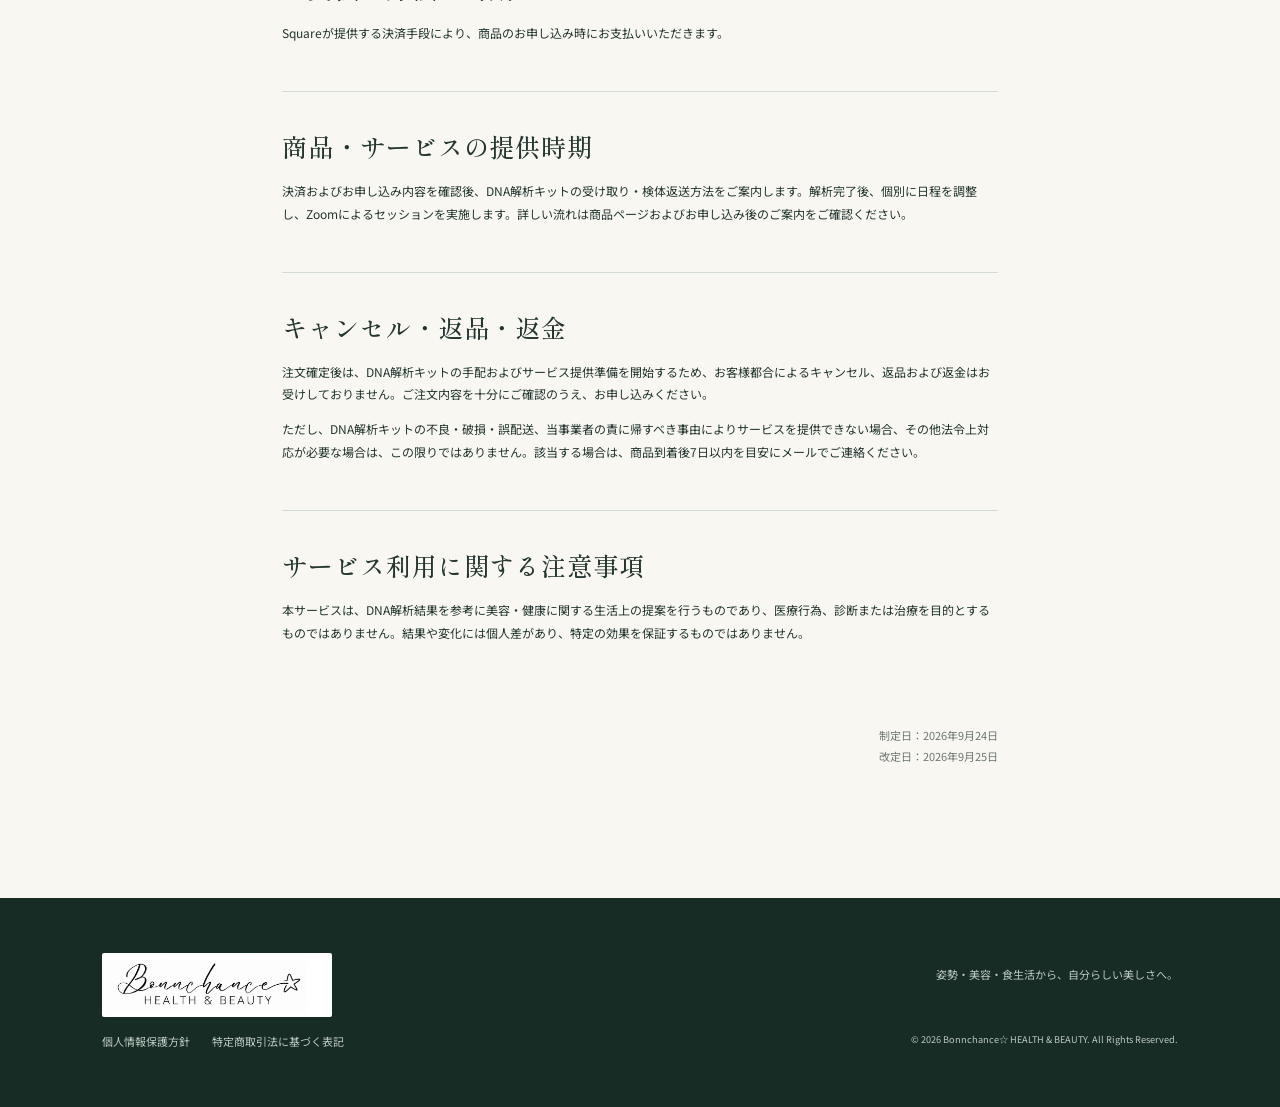
<file: legal.html>
<!DOCTYPE html>
<html lang="ja">
<head>
  <meta charset="UTF-8">
  <meta name="viewport" content="width=device-width, initial-scale=1.0">
  <meta name="description" content="Bonnchance☆ HEALTH &amp; BEAUTYの特定商取引法に基づく表記です。">
  <title>特定商取引法に基づく表記 | Bonnchance☆ HEALTH &amp; BEAUTY</title>
  <link rel="preconnect" href="https://fonts.googleapis.com">
  <link rel="preconnect" href="https://fonts.gstatic.com" crossorigin>
  <link href="https://fonts.googleapis.com/css2?family=Kaisei+Decol:wght@400;500;700&amp;family=Noto+Sans+JP:wght@300;400;500;700&amp;family=Shippori+Mincho:wght@400;500;600;700&amp;display=swap" rel="stylesheet">
  <link rel="stylesheet" href="styles.css">
</head>
<body class="policy-page">
  <aside class="prototype-notice" role="note">このサイトはテスト公開中です。掲載内容は今後変更される場合があります。</aside>
  <header class="site-header">
    <a class="logo brand-logo" href="index.html#top" aria-label="Bonnchance HEALTH &amp; BEAUTY トップへ"><img src="assets/brand-wordmark.png" alt="Bonnchance HEALTH &amp; BEAUTY"></a>
    <button class="menu-button" type="button" aria-label="メニューを開く" aria-expanded="false"><span></span><span></span><span></span></button>
    <nav class="nav" aria-label="メインナビゲーション"><a href="index.html#concept">コンセプト</a><a href="index.html#services">商品について</a><a href="index.html#program">内容・流れ</a><a href="index.html#profile">プロフィール</a><a href="index.html#faq">よくある質問</a></nav>
  </header>
  <main>
    <section class="policy-hero"><p class="eyebrow">LEGAL NOTICE</p><h1>特定商取引法に基づく表記</h1><p>通信販売に関する販売条件をご案内します。</p></section>
    <section class="section policy-wrap">
      <section class="policy-section"><h2>販売事業者</h2><p>Bonnchance☆ HEALTH &amp; BEAUTY</p></section>
      <section class="policy-section"><h2>運営責任者</h2><p>原口 政代</p></section>
      <section class="policy-section"><h2>所在地・電話番号</h2><p>請求があった場合、遅滞なく開示いたします。開示をご希望の方は、下記メールアドレスまでご連絡ください。</p></section>
      <section class="policy-section"><h2>お問い合わせ先</h2><p><a href="mailto:bonnchance.support@gmail.com">bonnchance.support@gmail.com</a></p></section>
      <section class="policy-section"><h2>販売価格</h2><p>各商品ページおよびSquare決済画面に、消費税込みの価格を表示します。</p></section>
      <section class="policy-section"><h2>販売価格以外に必要となる費用</h2><p>インターネット接続に必要な通信料等は、お客様のご負担となります。配送費その他の費用が発生する場合は、各商品ページまたは決済画面に表示します。</p></section>
      <section class="policy-section"><h2>お支払い方法・時期</h2><p>Squareが提供する決済手段により、商品のお申し込み時にお支払いいただきます。</p></section>
      <section class="policy-section"><h2>商品・サービスの提供時期</h2><p>決済およびお申し込み内容を確認後、DNA解析キットの受け取り・検体返送方法をご案内します。解析完了後、個別に日程を調整し、Zoomによるセッションを実施します。詳しい流れは商品ページおよびお申し込み後のご案内をご確認ください。</p></section>
      <section class="policy-section"><h2>キャンセル・返品・返金</h2><p>注文確定後は、DNA解析キットの手配およびサービス提供準備を開始するため、お客様都合によるキャンセル、返品および返金はお受けしておりません。ご注文内容を十分にご確認のうえ、お申し込みください。</p><p>ただし、DNA解析キットの不良・破損・誤配送、当事業者の責に帰すべき事由によりサービスを提供できない場合、その他法令上対応が必要な場合は、この限りではありません。該当する場合は、商品到着後7日以内を目安にメールでご連絡ください。</p></section>
      <section class="policy-section"><h2>サービス利用に関する注意事項</h2><p>本サービスは、DNA解析結果を参考に美容・健康に関する生活上の提案を行うものであり、医療行為、診断または治療を目的とするものではありません。結果や変化には個人差があり、特定の効果を保証するものではありません。</p></section>
      <p class="policy-date">制定日：2026年9月24日<br>改定日：2026年9月25日</p>
    </section>
  </main>
  <footer><a class="logo brand-logo footer-brand-logo" href="index.html#top" aria-label="Bonnchance HEALTH &amp; BEAUTY トップへ"><img src="assets/brand-wordmark.png" alt="Bonnchance HEALTH &amp; BEAUTY"></a><p>姿勢・美容・食生活から、自分らしい美しさへ。</p><div><a href="privacy-policy.html">個人情報保護方針</a><a href="legal.html">特定商取引法に基づく表記</a></div><small>© 2026 Bonnchance☆ HEALTH &amp; BEAUTY. All Rights Reserved.</small></footer>
  <script src="script.js"></script>
</body>
</html>
</file>
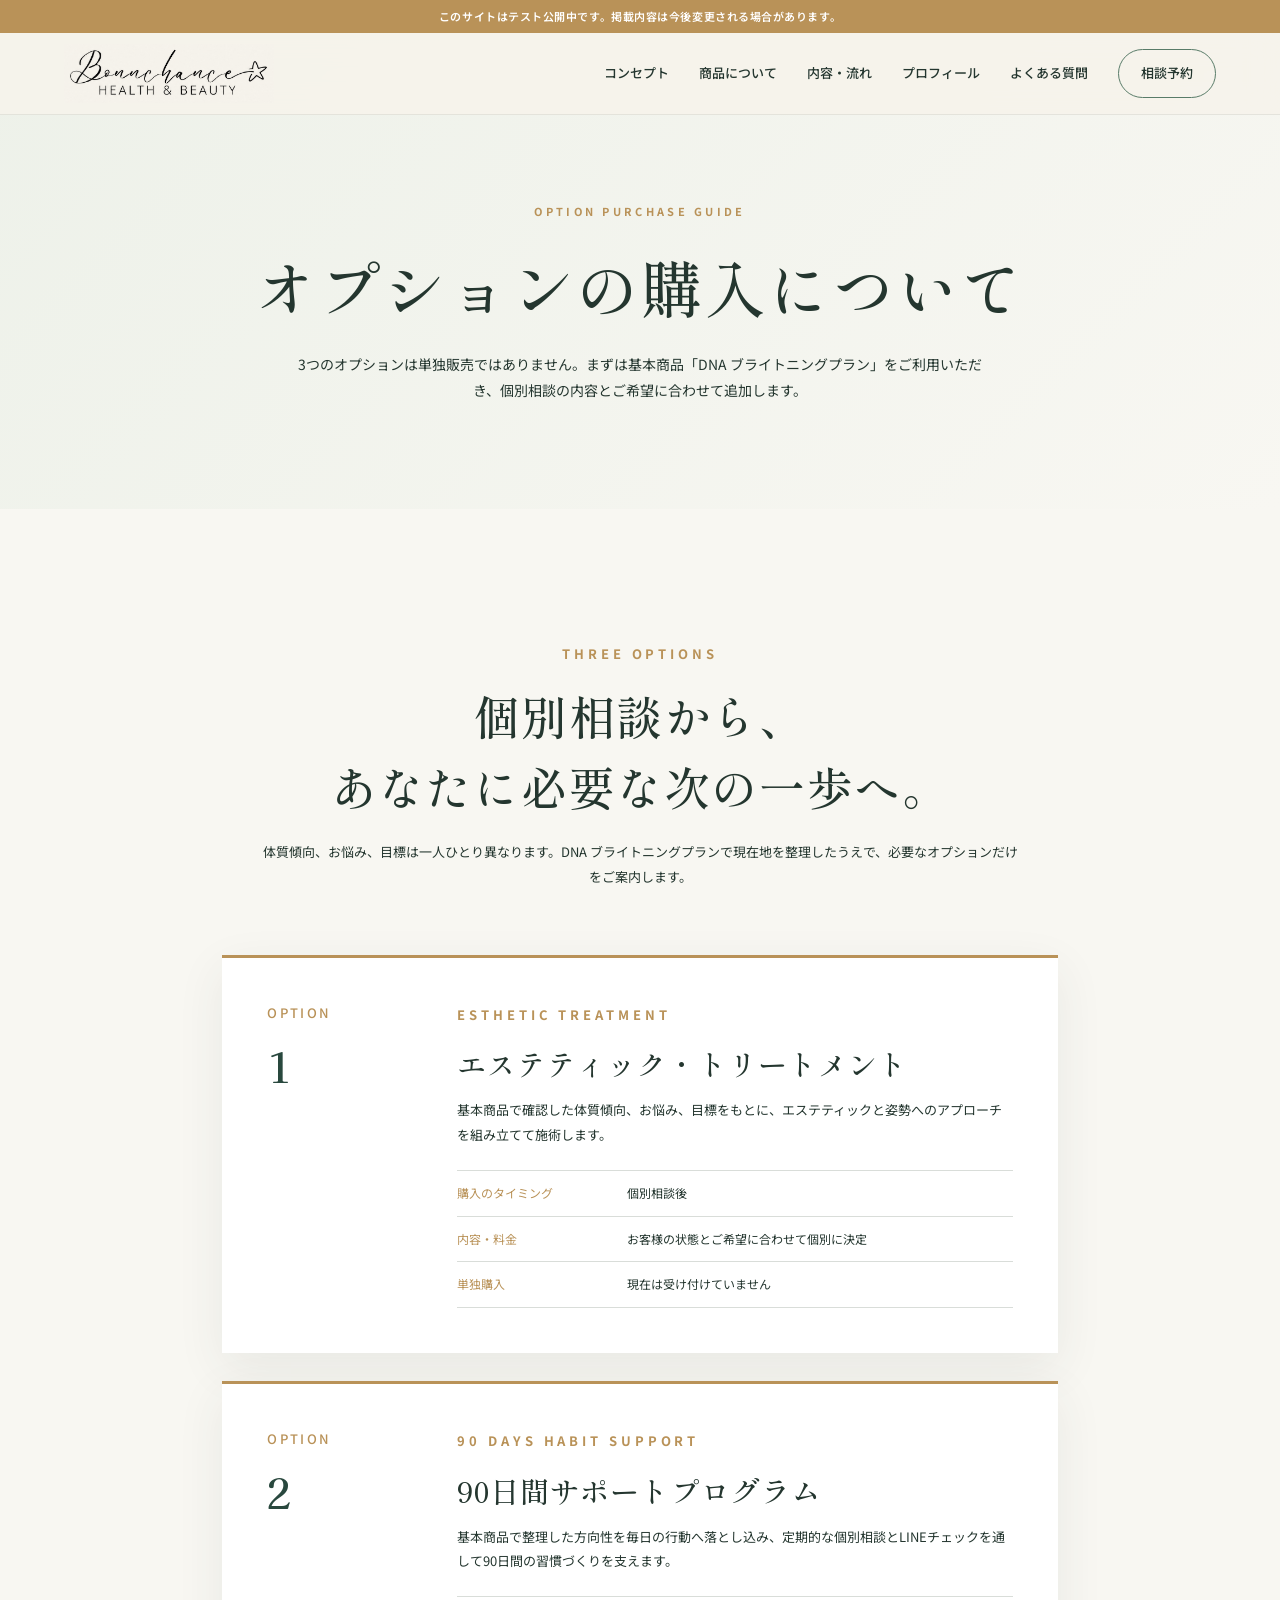
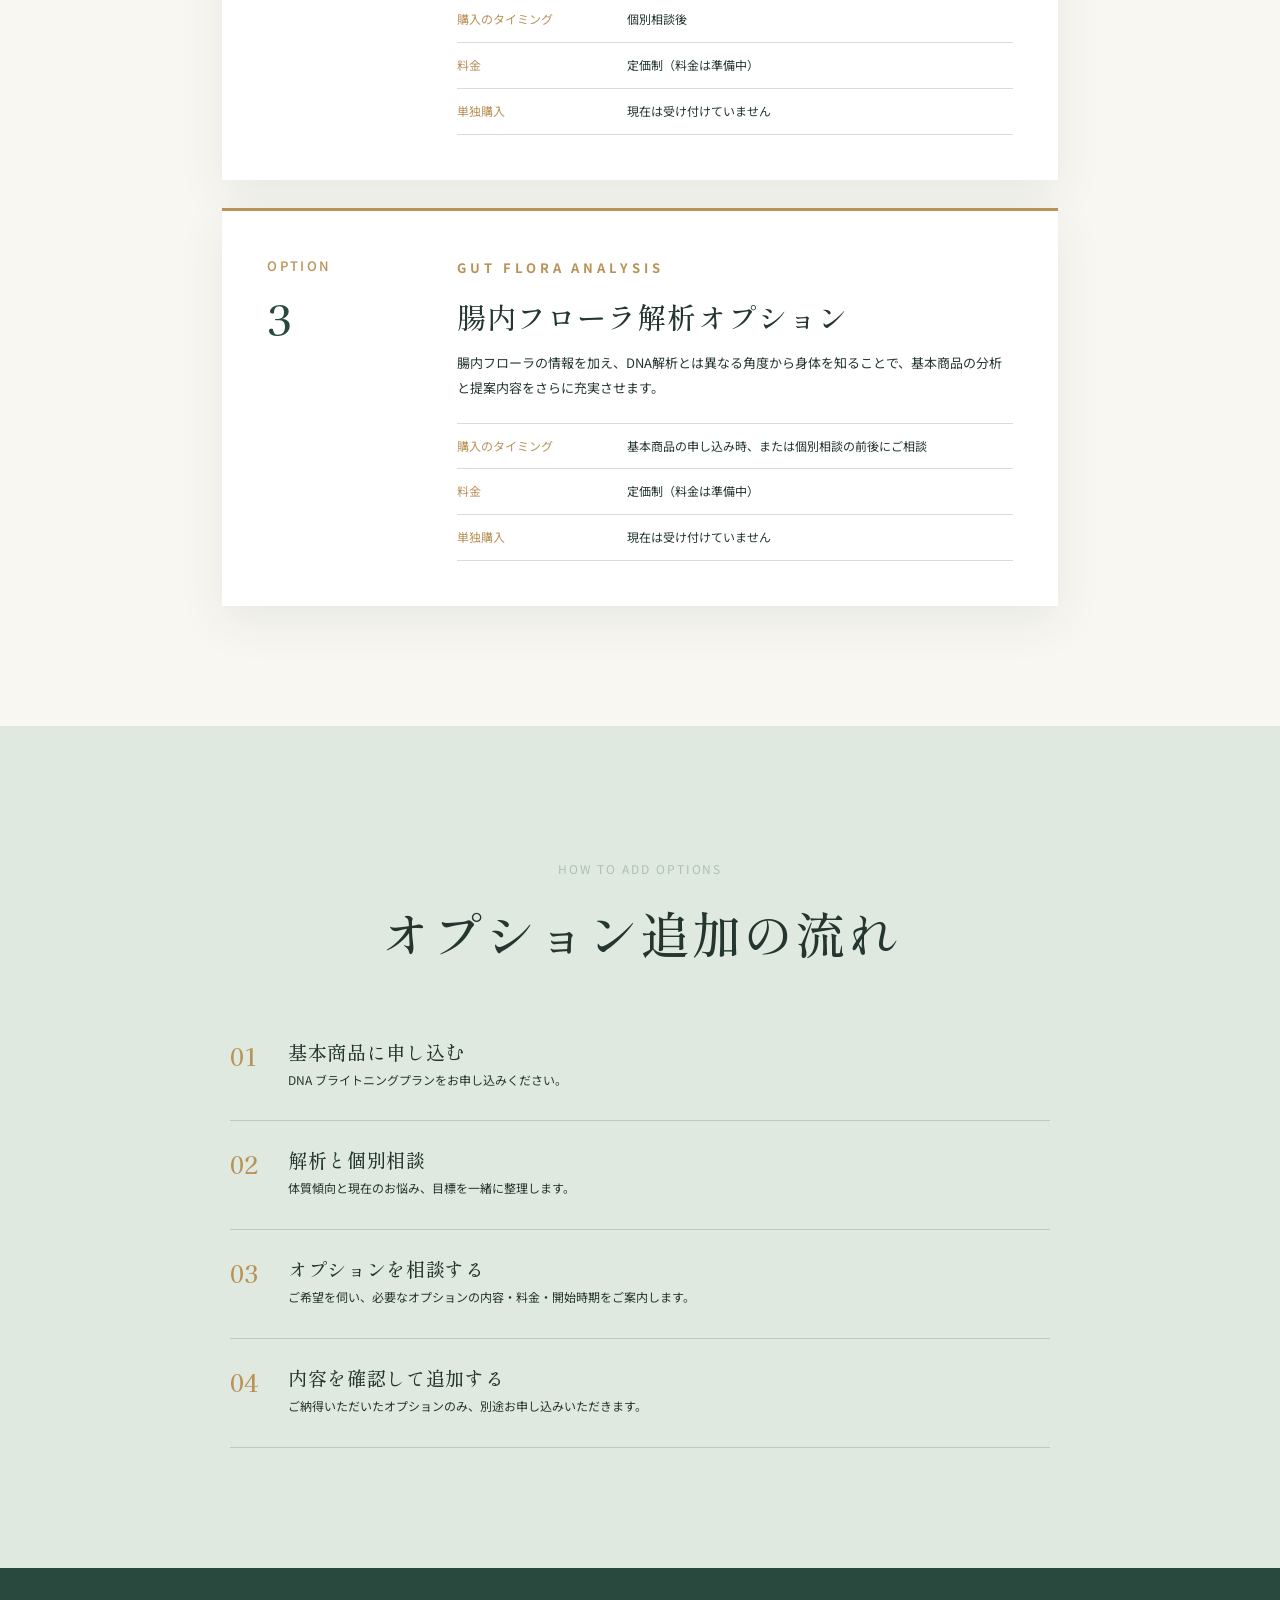
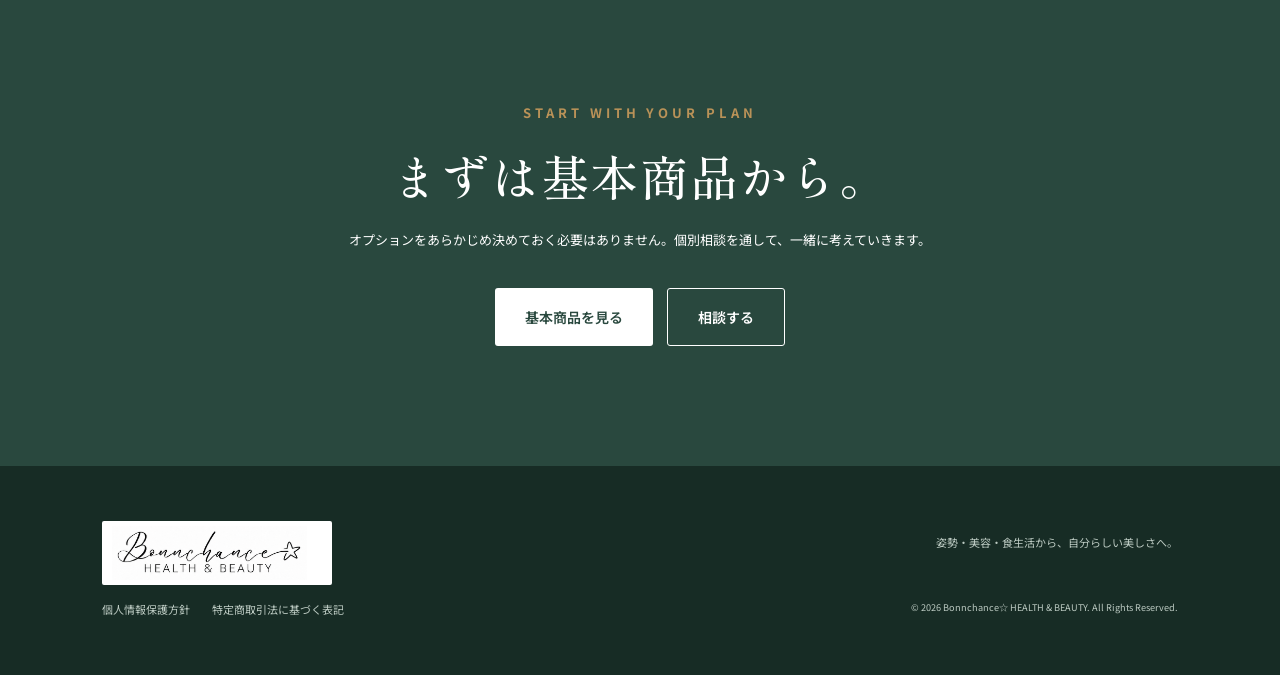
<file: options.html>
<!DOCTYPE html>
<html lang="ja">
<head>
  <meta charset="UTF-8">
  <meta name="viewport" content="width=device-width, initial-scale=1.0">
  <meta name="description" content="DNA ブライトニングプランに追加できる3つのオプションと購入方法をご案内します。">
  <title>オプションの購入について | Bonnchance☆ HEALTH &amp; BEAUTY</title>
  <link rel="preconnect" href="https://fonts.googleapis.com">
  <link rel="preconnect" href="https://fonts.gstatic.com" crossorigin>
  <link href="https://fonts.googleapis.com/css2?family=Kaisei+Decol:wght@400;500;700&amp;family=Noto+Sans+JP:wght@300;400;500;700&amp;family=Shippori+Mincho:wght@400;500;600;700&amp;display=swap" rel="stylesheet">
  <link rel="stylesheet" href="styles.css">
</head>
<body class="option-page">
  <aside class="prototype-notice" role="note">このサイトはテスト公開中です。掲載内容は今後変更される場合があります。</aside>
  <header class="site-header">
    <a class="logo brand-logo" href="index.html#top" aria-label="Bonnchance HEALTH &amp; BEAUTY トップへ"><img src="assets/brand-wordmark.png" alt="Bonnchance HEALTH &amp; BEAUTY"></a>
    <button class="menu-button" type="button" aria-label="メニューを開く" aria-expanded="false"><span></span><span></span><span></span></button>
    <nav class="nav" aria-label="メインナビゲーション">
      <a href="index.html#concept">コンセプト</a><a href="index.html#services">商品について</a><a href="index.html#program">内容・流れ</a><a href="index.html#profile">プロフィール</a><a href="index.html#faq">よくある質問</a>
      <a class="nav-cta" href="index.html#contact">相談予約</a>
    </nav>
  </header>

  <main>
    <section class="option-hero">
      <p class="eyebrow">OPTION PURCHASE GUIDE</p>
      <h1>オプションの購入について</h1>
      <p>3つのオプションは単独販売ではありません。まずは基本商品「DNA ブライトニングプラン」をご利用いただき、個別相談の内容とご希望に合わせて追加します。</p>
    </section>

    <section class="section option-guide">
      <div class="option-guide-intro reveal">
        <p class="eyebrow">THREE OPTIONS</p>
        <h2>個別相談から、<br>あなたに必要な次の一歩へ。</h2>
        <p>体質傾向、お悩み、目標は一人ひとり異なります。DNA ブライトニングプランで現在地を整理したうえで、必要なオプションだけをご案内します。</p>
      </div>
      <div class="option-detail-list">
        <article class="option-detail reveal" id="option-1">
          <div class="option-detail-mark">OPTION <b>1</b></div>
          <div><p class="eyebrow">ESTHETIC TREATMENT</p><h2>エステティック・トリートメント</h2><p>基本商品で確認した体質傾向、お悩み、目標をもとに、エステティックと姿勢へのアプローチを組み立てて施術します。</p><dl><div><dt>購入のタイミング</dt><dd>個別相談後</dd></div><div><dt>内容・料金</dt><dd>お客様の状態とご希望に合わせて個別に決定</dd></div><div><dt>単独購入</dt><dd>現在は受け付けていません</dd></div></dl></div>
        </article>
        <article class="option-detail reveal" id="option-2">
          <div class="option-detail-mark">OPTION <b>2</b></div>
          <div><p class="eyebrow">90 DAYS HABIT SUPPORT</p><h2>90日間サポートプログラム</h2><p>基本商品で整理した方向性を毎日の行動へ落とし込み、定期的な個別相談とLINEチェックを通して90日間の習慣づくりを支えます。</p><dl><div><dt>購入のタイミング</dt><dd>個別相談後</dd></div><div><dt>料金</dt><dd>定価制（料金は準備中）</dd></div><div><dt>単独購入</dt><dd>現在は受け付けていません</dd></div></dl></div>
        </article>
        <article class="option-detail reveal" id="option-3">
          <div class="option-detail-mark">OPTION <b>3</b></div>
          <div><p class="eyebrow">GUT FLORA ANALYSIS</p><h2>腸内フローラ解析オプション</h2><p>腸内フローラの情報を加え、DNA解析とは異なる角度から身体を知ることで、基本商品の分析と提案内容をさらに充実させます。</p><dl><div><dt>購入のタイミング</dt><dd>基本商品の申し込み時、または個別相談の前後にご相談</dd></div><div><dt>料金</dt><dd>定価制（料金は準備中）</dd></div><div><dt>単独購入</dt><dd>現在は受け付けていません</dd></div></dl></div>
        </article>
      </div>
    </section>

    <section class="section option-purchase-flow">
      <div class="section-heading reveal"><p>HOW TO ADD OPTIONS</p><h2>オプション追加の流れ</h2></div>
      <ol class="steps">
        <li class="reveal"><b>01</b><div><h3>基本商品に申し込む</h3><p>DNA ブライトニングプランをお申し込みください。</p></div></li>
        <li class="reveal"><b>02</b><div><h3>解析と個別相談</h3><p>体質傾向と現在のお悩み、目標を一緒に整理します。</p></div></li>
        <li class="reveal"><b>03</b><div><h3>オプションを相談する</h3><p>ご希望を伺い、必要なオプションの内容・料金・開始時期をご案内します。</p></div></li>
        <li class="reveal"><b>04</b><div><h3>内容を確認して追加する</h3><p>ご納得いただいたオプションのみ、別途お申し込みいただきます。</p></div></li>
      </ol>
    </section>

    <section class="section option-page-cta">
      <div class="reveal"><p class="eyebrow">START WITH YOUR PLAN</p><h2>まずは基本商品から。</h2><p>オプションをあらかじめ決めておく必要はありません。個別相談を通して、一緒に考えていきます。</p><div class="contact-buttons"><a class="button white" href="index.html#services">基本商品を見る</a><a class="button line" href="index.html#contact">相談する</a></div></div>
    </section>
  </main>

  <footer><a class="logo brand-logo footer-brand-logo" href="index.html#top" aria-label="Bonnchance HEALTH &amp; BEAUTY トップへ"><img src="assets/brand-wordmark.png" alt="Bonnchance HEALTH &amp; BEAUTY"></a><p>姿勢・美容・食生活から、自分らしい美しさへ。</p><div><a href="privacy-policy.html">個人情報保護方針</a><a href="legal.html">特定商取引法に基づく表記</a></div><small>© 2026 Bonnchance☆ HEALTH &amp; BEAUTY. All Rights Reserved.</small></footer>
  <script src="script.js"></script>
</body>
</html>
</file>
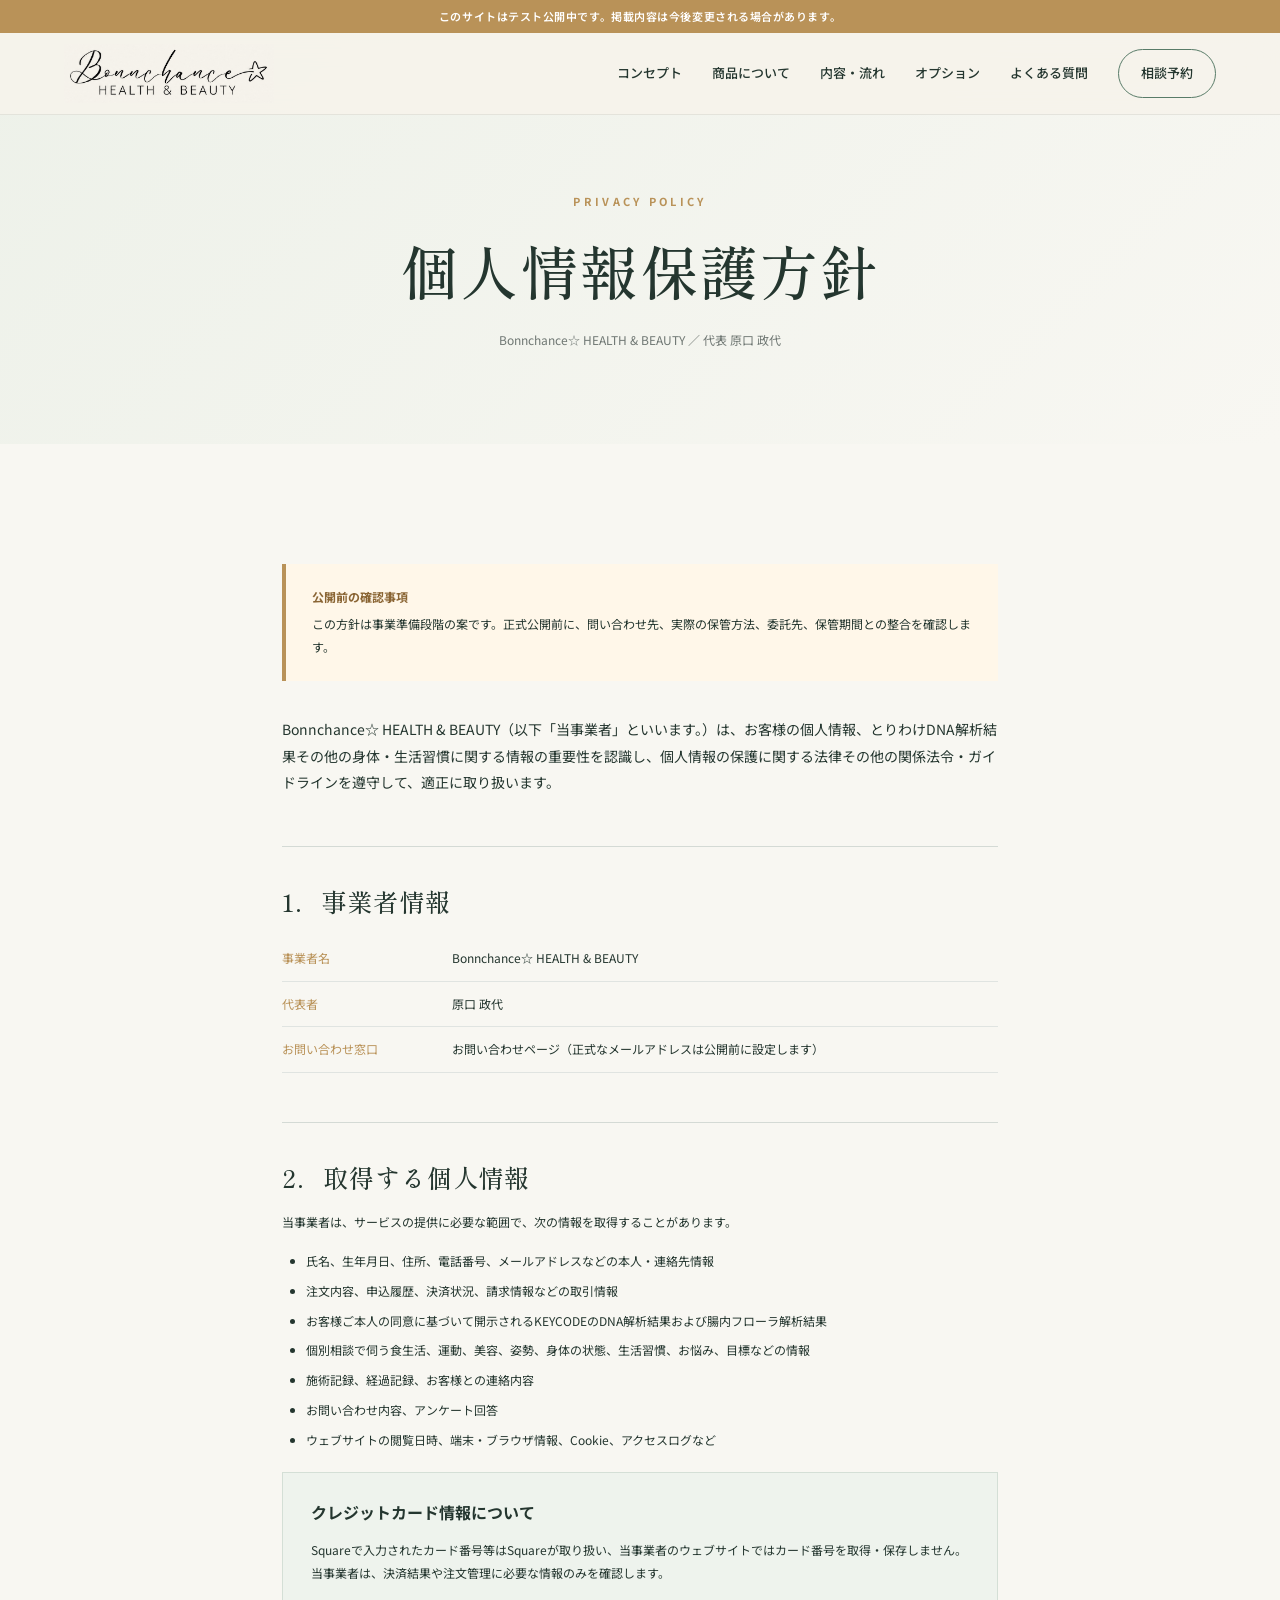
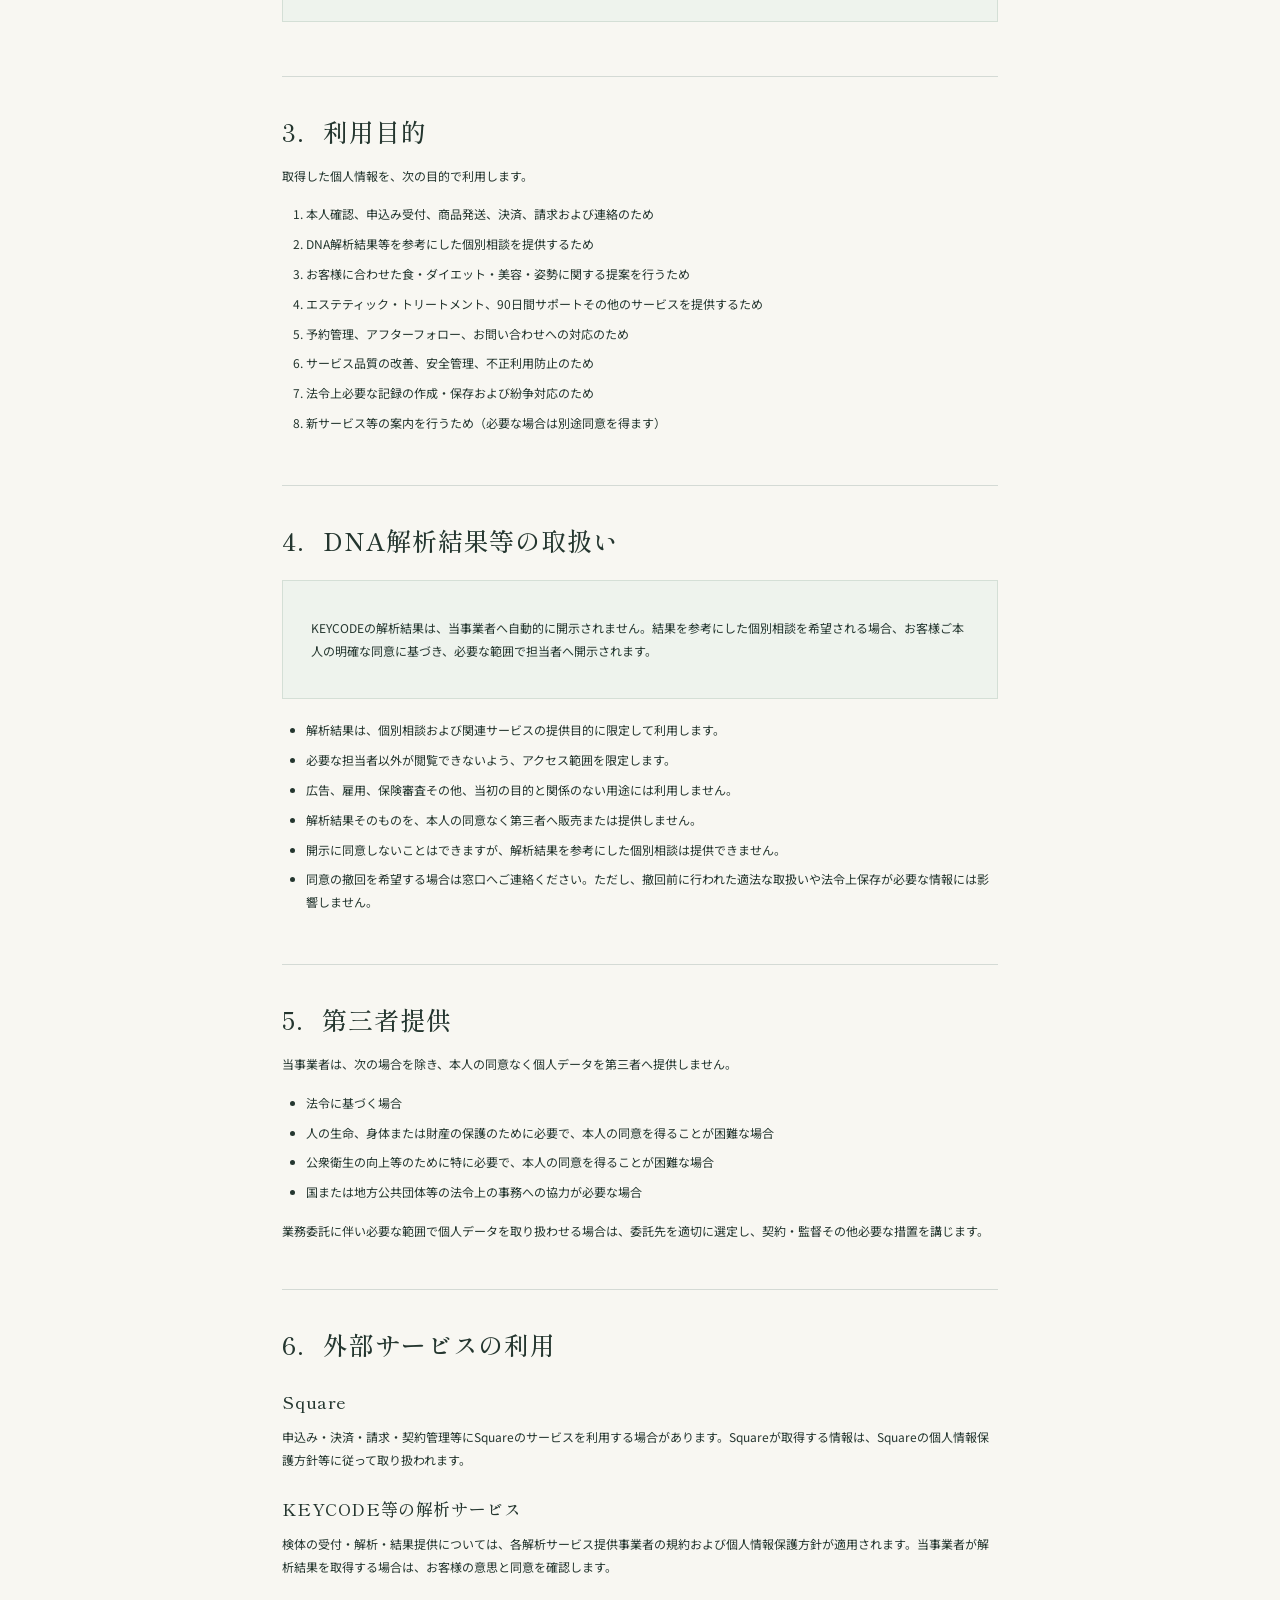
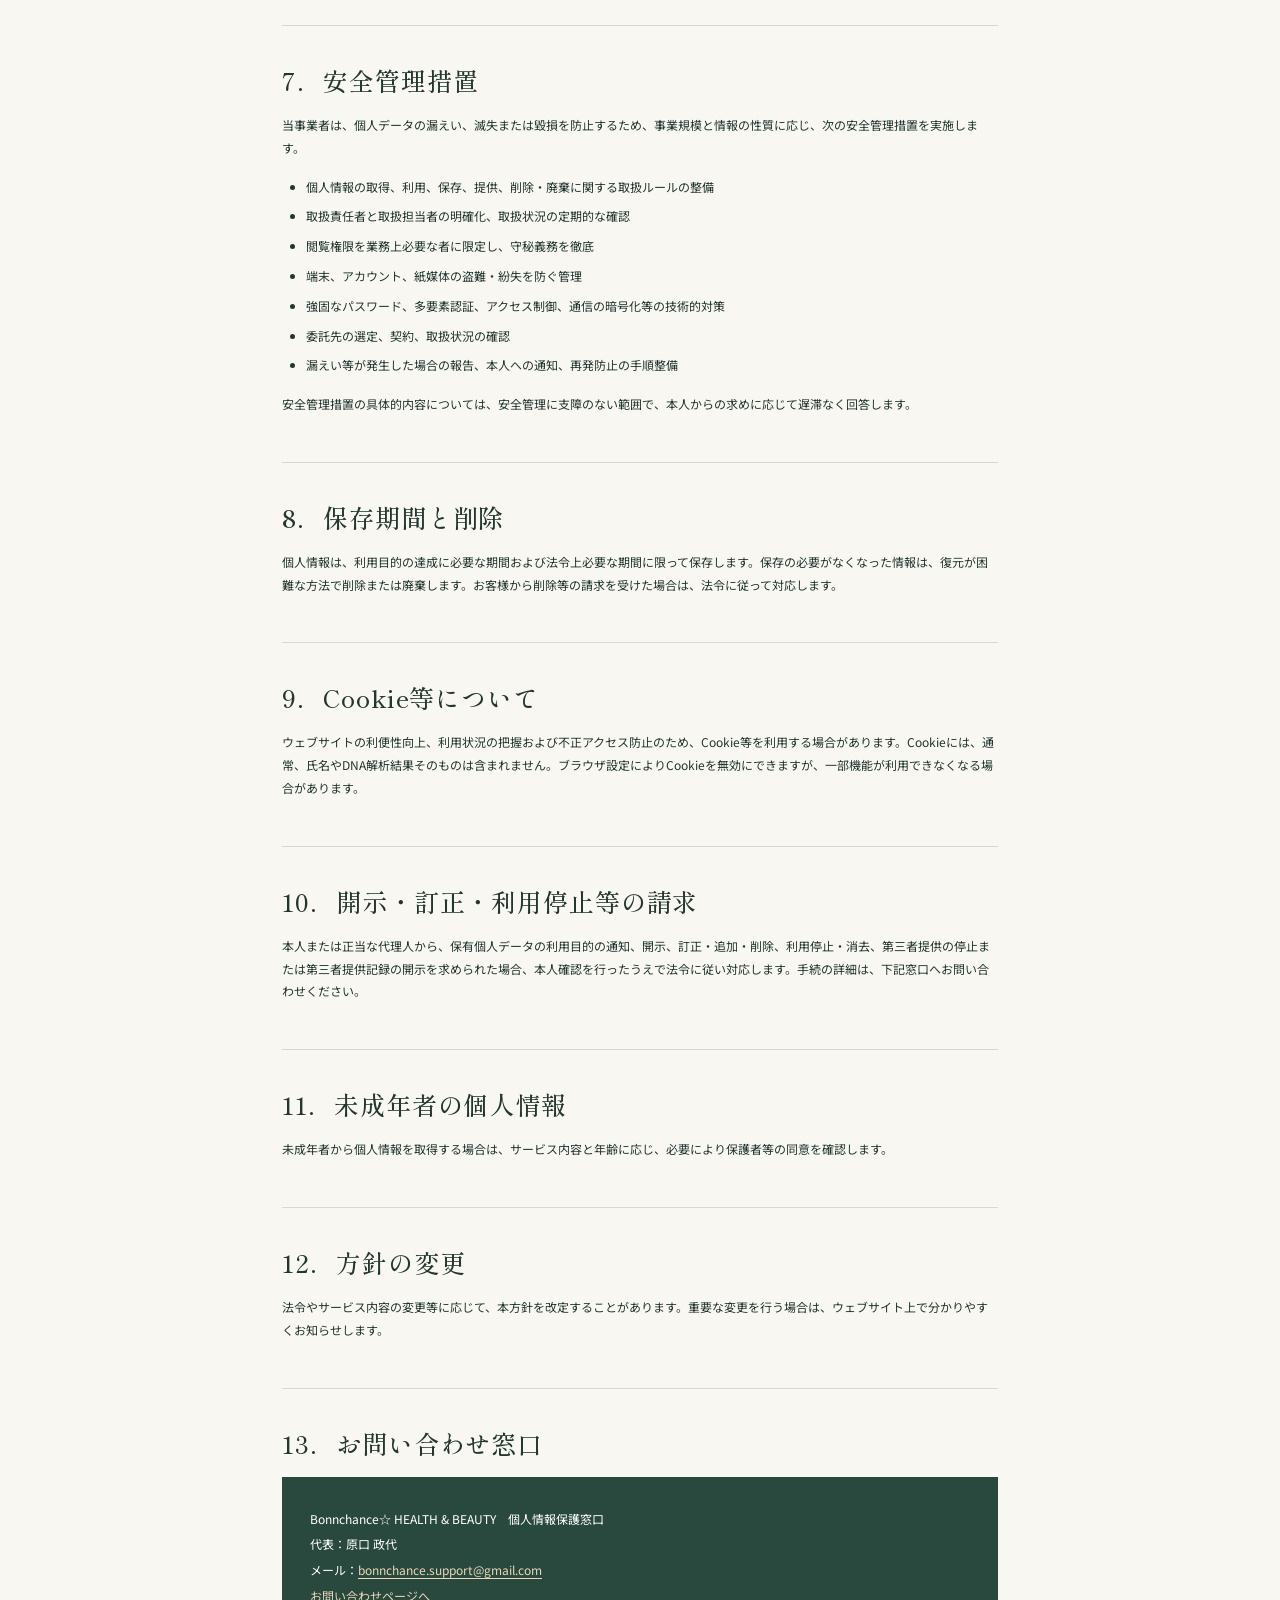
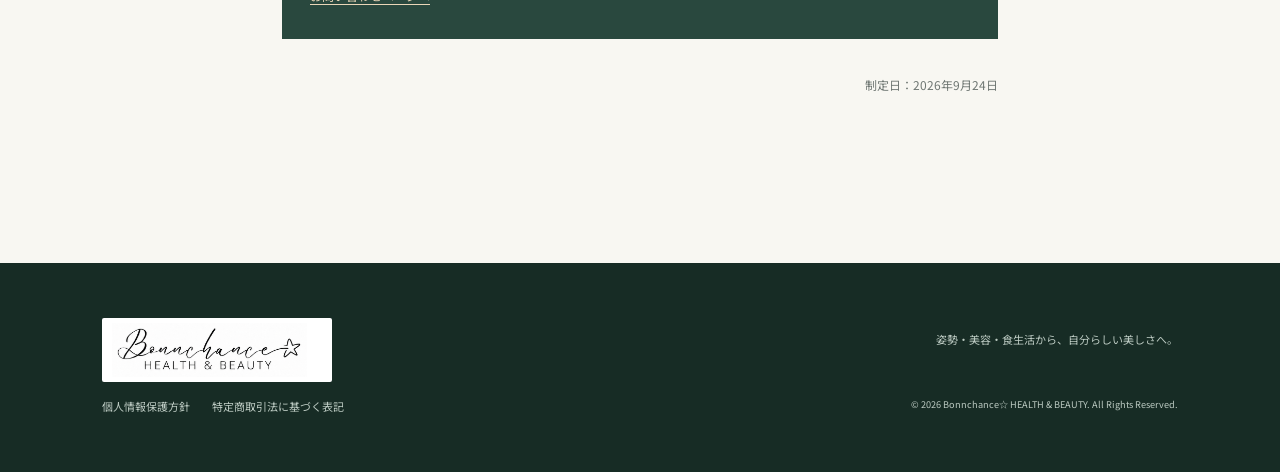
<file: privacy-policy.html>
<!DOCTYPE html>
<html lang="ja">
<head>
  <meta charset="UTF-8">
  <meta name="viewport" content="width=device-width, initial-scale=1.0">
  <meta name="description" content="Bonnchance☆ HEALTH &amp; BEAUTYの個人情報保護方針です。">
  <title>個人情報保護方針 | Bonnchance☆ HEALTH &amp; BEAUTY</title>
  <link rel="preconnect" href="https://fonts.googleapis.com">
  <link rel="preconnect" href="https://fonts.gstatic.com" crossorigin>
  <link href="https://fonts.googleapis.com/css2?family=Kaisei+Decol:wght@400;500;700&amp;family=Noto+Sans+JP:wght@300;400;500;700&amp;family=Shippori+Mincho:wght@400;500;600;700&amp;display=swap" rel="stylesheet">
  <link rel="stylesheet" href="styles.css">
</head>
<body class="policy-page">
  <aside class="prototype-notice" role="note">このサイトはテスト公開中です。掲載内容は今後変更される場合があります。</aside>
  <header class="site-header">
    <a class="logo brand-logo" href="index.html#top" aria-label="Bonnchance HEALTH &amp; BEAUTY トップへ"><img src="assets/brand-wordmark.png" alt="Bonnchance HEALTH &amp; BEAUTY"></a>
    <button class="menu-button" type="button" aria-label="メニューを開く" aria-expanded="false"><span></span><span></span><span></span></button>
    <nav class="nav" aria-label="メインナビゲーション">
      <a href="index.html#concept">コンセプト</a><a href="index.html#services">商品について</a><a href="index.html#program">内容・流れ</a><a href="options.html">オプション</a><a href="index.html#faq">よくある質問</a>
      <a class="nav-cta" href="index.html#contact">相談予約</a>
    </nav>
  </header>

  <main>
    <section class="policy-hero">
      <p class="eyebrow">PRIVACY POLICY</p>
      <h1>個人情報保護方針</h1>
      <p>Bonnchance☆ HEALTH &amp; BEAUTY ／ 代表 原口 政代</p>
    </section>

    <section class="section policy-wrap">
      <div class="policy-draft-note" role="note"><strong>公開前の確認事項</strong>この方針は事業準備段階の案です。正式公開前に、問い合わせ先、実際の保管方法、委託先、保管期間との整合を確認します。</div>
      <p class="policy-lead">Bonnchance☆ HEALTH &amp; BEAUTY（以下「当事業者」といいます。）は、お客様の個人情報、とりわけDNA解析結果その他の身体・生活習慣に関する情報の重要性を認識し、個人情報の保護に関する法律その他の関係法令・ガイドラインを遵守して、適正に取り扱います。</p>

      <section class="policy-section"><h2>1．事業者情報</h2><dl><div><dt>事業者名</dt><dd>Bonnchance☆ HEALTH &amp; BEAUTY</dd></div><div><dt>代表者</dt><dd>原口 政代</dd></div><div><dt>お問い合わせ窓口</dt><dd><a href="index.html#contact">お問い合わせページ</a>（正式なメールアドレスは公開前に設定します）</dd></div></dl></section>

      <section class="policy-section"><h2>2．取得する個人情報</h2><p>当事業者は、サービスの提供に必要な範囲で、次の情報を取得することがあります。</p><ul><li>氏名、生年月日、住所、電話番号、メールアドレスなどの本人・連絡先情報</li><li>注文内容、申込履歴、決済状況、請求情報などの取引情報</li><li>お客様ご本人の同意に基づいて開示されるKEYCODEのDNA解析結果および腸内フローラ解析結果</li><li>個別相談で伺う食生活、運動、美容、姿勢、身体の状態、生活習慣、お悩み、目標などの情報</li><li>施術記録、経過記録、お客様との連絡内容</li><li>お問い合わせ内容、アンケート回答</li><li>ウェブサイトの閲覧日時、端末・ブラウザ情報、Cookie、アクセスログなど</li></ul><div class="policy-highlight"><strong>クレジットカード情報について</strong><p>Squareで入力されたカード番号等はSquareが取り扱い、当事業者のウェブサイトではカード番号を取得・保存しません。当事業者は、決済結果や注文管理に必要な情報のみを確認します。</p></div></section>

      <section class="policy-section"><h2>3．利用目的</h2><p>取得した個人情報を、次の目的で利用します。</p><ol><li>本人確認、申込み受付、商品発送、決済、請求および連絡のため</li><li>DNA解析結果等を参考にした個別相談を提供するため</li><li>お客様に合わせた食・ダイエット・美容・姿勢に関する提案を行うため</li><li>エステティック・トリートメント、90日間サポートその他のサービスを提供するため</li><li>予約管理、アフターフォロー、お問い合わせへの対応のため</li><li>サービス品質の改善、安全管理、不正利用防止のため</li><li>法令上必要な記録の作成・保存および紛争対応のため</li><li>新サービス等の案内を行うため（必要な場合は別途同意を得ます）</li></ol></section>

      <section class="policy-section" id="genetic-data"><h2>4．DNA解析結果等の取扱い</h2><div class="policy-highlight"><p>KEYCODEの解析結果は、当事業者へ自動的に開示されません。結果を参考にした個別相談を希望される場合、お客様ご本人の明確な同意に基づき、必要な範囲で担当者へ開示されます。</p></div><ul><li>解析結果は、個別相談および関連サービスの提供目的に限定して利用します。</li><li>必要な担当者以外が閲覧できないよう、アクセス範囲を限定します。</li><li>広告、雇用、保険審査その他、当初の目的と関係のない用途には利用しません。</li><li>解析結果そのものを、本人の同意なく第三者へ販売または提供しません。</li><li>開示に同意しないことはできますが、解析結果を参考にした個別相談は提供できません。</li><li>同意の撤回を希望する場合は窓口へご連絡ください。ただし、撤回前に行われた適法な取扱いや法令上保存が必要な情報には影響しません。</li></ul></section>

      <section class="policy-section"><h2>5．第三者提供</h2><p>当事業者は、次の場合を除き、本人の同意なく個人データを第三者へ提供しません。</p><ul><li>法令に基づく場合</li><li>人の生命、身体または財産の保護のために必要で、本人の同意を得ることが困難な場合</li><li>公衆衛生の向上等のために特に必要で、本人の同意を得ることが困難な場合</li><li>国または地方公共団体等の法令上の事務への協力が必要な場合</li></ul><p>業務委託に伴い必要な範囲で個人データを取り扱わせる場合は、委託先を適切に選定し、契約・監督その他必要な措置を講じます。</p></section>

      <section class="policy-section"><h2>6．外部サービスの利用</h2><h3>Square</h3><p>申込み・決済・請求・契約管理等にSquareのサービスを利用する場合があります。Squareが取得する情報は、Squareの個人情報保護方針等に従って取り扱われます。</p><h3>KEYCODE等の解析サービス</h3><p>検体の受付・解析・結果提供については、各解析サービス提供事業者の規約および個人情報保護方針が適用されます。当事業者が解析結果を取得する場合は、お客様の意思と同意を確認します。</p></section>

      <section class="policy-section"><h2>7．安全管理措置</h2><p>当事業者は、個人データの漏えい、滅失または毀損を防止するため、事業規模と情報の性質に応じ、次の安全管理措置を実施します。</p><ul><li>個人情報の取得、利用、保存、提供、削除・廃棄に関する取扱ルールの整備</li><li>取扱責任者と取扱担当者の明確化、取扱状況の定期的な確認</li><li>閲覧権限を業務上必要な者に限定し、守秘義務を徹底</li><li>端末、アカウント、紙媒体の盗難・紛失を防ぐ管理</li><li>強固なパスワード、多要素認証、アクセス制御、通信の暗号化等の技術的対策</li><li>委託先の選定、契約、取扱状況の確認</li><li>漏えい等が発生した場合の報告、本人への通知、再発防止の手順整備</li></ul><p>安全管理措置の具体的内容については、安全管理に支障のない範囲で、本人からの求めに応じて遅滞なく回答します。</p></section>

      <section class="policy-section"><h2>8．保存期間と削除</h2><p>個人情報は、利用目的の達成に必要な期間および法令上必要な期間に限って保存します。保存の必要がなくなった情報は、復元が困難な方法で削除または廃棄します。お客様から削除等の請求を受けた場合は、法令に従って対応します。</p></section>

      <section class="policy-section"><h2>9．Cookie等について</h2><p>ウェブサイトの利便性向上、利用状況の把握および不正アクセス防止のため、Cookie等を利用する場合があります。Cookieには、通常、氏名やDNA解析結果そのものは含まれません。ブラウザ設定によりCookieを無効にできますが、一部機能が利用できなくなる場合があります。</p></section>

      <section class="policy-section"><h2>10．開示・訂正・利用停止等の請求</h2><p>本人または正当な代理人から、保有個人データの利用目的の通知、開示、訂正・追加・削除、利用停止・消去、第三者提供の停止または第三者提供記録の開示を求められた場合、本人確認を行ったうえで法令に従い対応します。手続の詳細は、下記窓口へお問い合わせください。</p></section>

      <section class="policy-section"><h2>11．未成年者の個人情報</h2><p>未成年者から個人情報を取得する場合は、サービス内容と年齢に応じ、必要により保護者等の同意を確認します。</p></section>

      <section class="policy-section"><h2>12．方針の変更</h2><p>法令やサービス内容の変更等に応じて、本方針を改定することがあります。重要な変更を行う場合は、ウェブサイト上で分かりやすくお知らせします。</p></section>

      <section class="policy-section"><h2>13．お問い合わせ窓口</h2><div class="policy-contact"><p>Bonnchance☆ HEALTH &amp; BEAUTY　個人情報保護窓口</p><p>代表：原口 政代</p><p>メール：<a href="mailto:bonnchance.support@gmail.com">bonnchance.support@gmail.com</a></p><p><a href="index.html#contact">お問い合わせページへ</a></p></div><p class="policy-date">制定日：2026年9月24日</p></section>
    </section>
  </main>

  <footer><a class="logo brand-logo footer-brand-logo" href="index.html#top" aria-label="Bonnchance HEALTH &amp; BEAUTY トップへ"><img src="assets/brand-wordmark.png" alt="Bonnchance HEALTH &amp; BEAUTY"></a><p>姿勢・美容・食生活から、自分らしい美しさへ。</p><div><a href="privacy-policy.html">個人情報保護方針</a><a href="legal.html">特定商取引法に基づく表記</a></div><small>© 2026 Bonnchance☆ HEALTH &amp; BEAUTY. All Rights Reserved.</small></footer>
  <script src="script.js"></script>
</body>
</html>
</file>
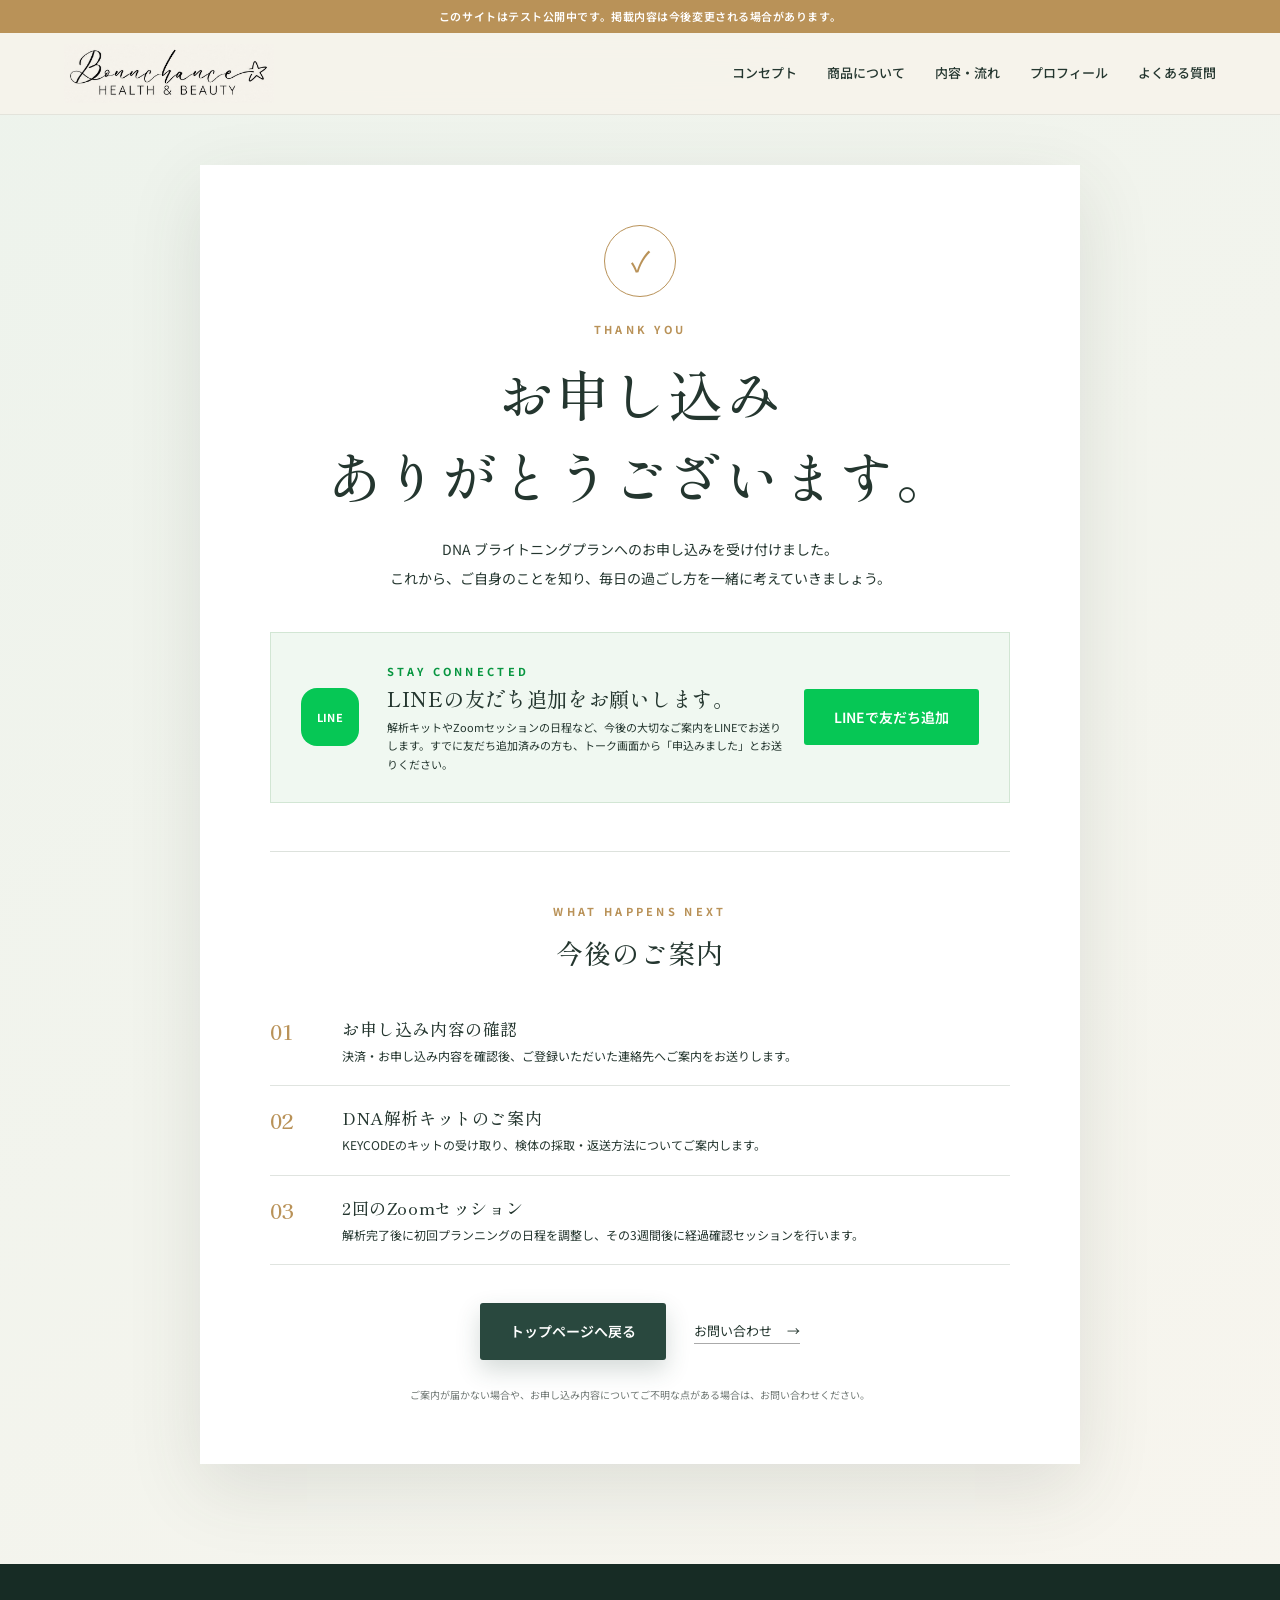
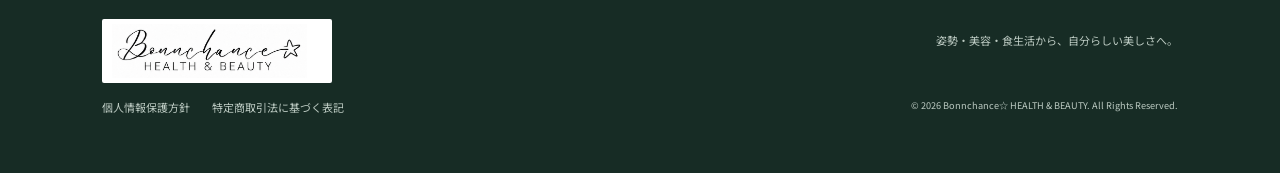
<file: thank-you.html>
<!DOCTYPE html>
<html lang="ja">
<head>
  <meta charset="UTF-8">
  <meta name="viewport" content="width=device-width, initial-scale=1.0">
  <meta name="robots" content="noindex,nofollow">
  <meta name="description" content="DNA ブライトニングプランへのお申し込みありがとうございます。">
  <title>お申し込みありがとうございます | Bonnchance☆ HEALTH &amp; BEAUTY</title>
  <link rel="preconnect" href="https://fonts.googleapis.com">
  <link rel="preconnect" href="https://fonts.gstatic.com" crossorigin>
  <link href="https://fonts.googleapis.com/css2?family=Kaisei+Decol:wght@400;500;700&amp;family=Noto+Sans+JP:wght@300;400;500;700&amp;family=Shippori+Mincho:wght@400;500;600;700&amp;display=swap" rel="stylesheet">
  <link rel="stylesheet" href="styles.css">
</head>
<body class="thankyou-page">
  <aside class="prototype-notice" role="note">このサイトはテスト公開中です。掲載内容は今後変更される場合があります。</aside>
  <header class="site-header">
    <a class="logo brand-logo" href="index.html#top" aria-label="Bonnchance HEALTH &amp; BEAUTY トップへ"><img src="assets/brand-wordmark.png" alt="Bonnchance HEALTH &amp; BEAUTY"></a>
    <button class="menu-button" type="button" aria-label="メニューを開く" aria-expanded="false"><span></span><span></span><span></span></button>
    <nav class="nav" aria-label="メインナビゲーション">
      <a href="index.html#concept">コンセプト</a><a href="index.html#services">商品について</a><a href="index.html#program">内容・流れ</a><a href="index.html#profile">プロフィール</a><a href="index.html#faq">よくある質問</a>
    </nav>
  </header>

  <main class="thankyou-main">
    <section class="thankyou-card reveal">
      <div class="thankyou-mark" aria-hidden="true">✓</div>
      <p class="eyebrow">THANK YOU</p>
      <h1>お申し込み<br>ありがとうございます。</h1>
      <p class="thankyou-lead">DNA ブライトニングプランへのお申し込みを受け付けました。<br>これから、ご自身のことを知り、毎日の過ごし方を一緒に考えていきましょう。</p>

      <div class="thankyou-line">
        <div class="line-badge" aria-hidden="true">LINE</div>
        <div class="line-copy"><p class="eyebrow">STAY CONNECTED</p><h2>LINEの友だち追加をお願いします。</h2><p>解析キットやZoomセッションの日程など、今後の大切なご案内をLINEでお送りします。すでに友だち追加済みの方も、トーク画面から「申込みました」とお送りください。</p></div>
        <a class="button line-add" href="https://lin.ee/WPt9hPoE" target="_blank" rel="noopener">LINEで友だち追加</a>
      </div>

      <div class="thankyou-next">
        <p class="eyebrow">WHAT HAPPENS NEXT</p>
        <h2>今後のご案内</h2>
        <ol>
          <li><b>01</b><div><h3>お申し込み内容の確認</h3><p>決済・お申し込み内容を確認後、ご登録いただいた連絡先へご案内をお送りします。</p></div></li>
          <li><b>02</b><div><h3>DNA解析キットのご案内</h3><p>KEYCODEのキットの受け取り、検体の採取・返送方法についてご案内します。</p></div></li>
          <li><b>03</b><div><h3>2回のZoomセッション</h3><p>解析完了後に初回プランニングの日程を調整し、その3週間後に経過確認セッションを行います。</p></div></li>
        </ol>
      </div>

      <div class="thankyou-actions">
        <a class="button primary" href="index.html#top">トップページへ戻る</a>
        <a class="text-link" href="index.html#contact">お問い合わせ <span>→</span></a>
      </div>
      <p class="thankyou-note">ご案内が届かない場合や、お申し込み内容についてご不明な点がある場合は、お問い合わせください。</p>
    </section>
  </main>

  <footer><a class="logo brand-logo footer-brand-logo" href="index.html#top" aria-label="Bonnchance HEALTH &amp; BEAUTY トップへ"><img src="assets/brand-wordmark.png" alt="Bonnchance HEALTH &amp; BEAUTY"></a><p>姿勢・美容・食生活から、自分らしい美しさへ。</p><div><a href="privacy-policy.html">個人情報保護方針</a><a href="legal.html">特定商取引法に基づく表記</a></div><small>© 2026 Bonnchance☆ HEALTH &amp; BEAUTY. All Rights Reserved.</small></footer>
  <script src="script.js"></script>
</body>
</html>
</file>
<file: styles.css>
:root{--ink:#24362f;--green:#587b68;--deep:#29483e;--sage:#dfe9df;--cream:#f6f3eb;--gold:#b99258;--white:#fff;--serif:"Kaisei Decol",serif;--sans:"Noto Sans JP",sans-serif}*{box-sizing:border-box}html{scroll-behavior:smooth}body{margin:0;color:var(--ink);background:var(--cream);font-family:var(--sans);line-height:1.9}a{color:inherit;text-decoration:none}.site-header{position:fixed;z-index:20;top:0;left:0;width:100%;height:82px;padding:0 5vw;display:flex;align-items:center;justify-content:space-between;background:rgba(246,243,235,.88);backdrop-filter:blur(14px);border-bottom:1px solid rgba(36,54,47,.08)}.logo{font-family:var(--serif);font-size:20px;font-weight:700;letter-spacing:.08em}.logo span{font:500 9px var(--sans);display:block;letter-spacing:.34em;color:var(--gold)}.nav{display:flex;align-items:center;gap:30px;font-size:13px;font-weight:500}.nav-cta{padding:11px 22px;border:1px solid var(--green);border-radius:30px}.menu-button{display:none;background:none;border:0}.hero{min-height:100vh;padding:140px 7vw 80px;position:relative;display:grid;grid-template-columns:1.13fr .87fr;align-items:center;overflow:hidden;background:linear-gradient(135deg,#f6f3eb 20%,#e9efe7)}.hero-copy{position:relative;z-index:2}.eyebrow{font-size:11px;letter-spacing:.3em;color:var(--gold);font-weight:700}.hero h1{font:500 clamp(38px,5vw,72px)/1.5 var(--serif);letter-spacing:.04em;margin:20px 0 22px}.hero h1 em,.intro h2 em{color:var(--green);font-style:normal}.lead{font-size:15px;line-height:2.2}.hero-actions{display:flex;align-items:center;gap:28px;margin-top:38px}.button{display:inline-flex;align-items:center;justify-content:center;padding:15px 30px;border-radius:3px;font-size:14px;font-weight:600;transition:.25s}.button:hover{transform:translateY(-2px)}.primary{background:var(--deep);color:white;box-shadow:0 10px 24px rgba(41,72,62,.2)}.text-link{font-size:13px;border-bottom:1px solid #aaa}.text-link span{margin-left:12px}.hero-visual{height:min(70vh,650px);position:relative}.portrait-shape{position:absolute;width:78%;height:92%;right:4%;top:0;border-radius:48% 48% 3% 3%;background:linear-gradient(160deg,#b9cec0,#688c78);box-shadow:30px 34px 0 rgba(255,255,255,.55);display:grid;place-items:center}.line-art{font:400 clamp(80px,12vw,160px) var(--serif);color:rgba(255,255,255,.34);text-shadow:0 0 40px rgba(255,255,255,.2)}.vertical-copy{position:absolute;right:-7px;top:12%;writing-mode:vertical-rl;letter-spacing:.35em;font-family:var(--serif);font-size:14px}.floating-card{position:absolute;left:0;bottom:3%;background:white;padding:22px 28px;display:flex;gap:16px;align-items:center;box-shadow:0 18px 45px rgba(35,57,48,.14)}.floating-card b{font:500 30px var(--serif);color:var(--gold)}.floating-card span{font-size:12px;line-height:1.7}.hero-orb{position:absolute;border-radius:50%;filter:blur(2px)}.orb-a{width:310px;height:310px;background:rgba(255,255,255,.5);left:-140px;top:15%}.orb-b{width:180px;height:180px;border:1px solid rgba(185,146,88,.3);left:44%;bottom:-80px}.scroll{position:absolute;left:3vw;bottom:34px;writing-mode:vertical-rl;font-size:8px;letter-spacing:.3em}.scroll i{height:40px;border-left:1px solid;margin-top:12px}.section{padding:120px 8vw}.section-label{display:flex;align-items:center;gap:14px;font-size:10px;letter-spacing:.3em;color:var(--gold);margin-bottom:60px}.section-label span{font:500 22px var(--serif)}.intro{background:white}.intro-grid{display:grid;grid-template-columns:1fr 1fr;gap:10vw}.intro h2,.section-heading h2{font:500 clamp(30px,4vw,50px)/1.6 var(--serif);margin:0}.intro-text p{margin:0 0 20px}.note{font-size:11px;color:#6f7773}.pillars{display:grid;grid-template-columns:repeat(4,1fr);margin-top:85px;border-top:1px solid #d9ddd9;border-bottom:1px solid #d9ddd9}.pillar{padding:35px 25px;border-right:1px solid #d9ddd9}.pillar:last-child{border:0}.pillar span{font-size:9px;letter-spacing:.22em;color:var(--gold)}.pillar b{display:block;font:500 23px var(--serif);margin:18px 0 10px}.pillar p{font-size:12px;line-height:1.8;margin:0}.services{background:var(--deep);color:#edf4ef}.light{color:#c7a978}.section-heading{text-align:center}.section-heading>p:first-child{font-size:12px;letter-spacing:.16em;color:#aebfb6}.service-list{max-width:1000px;margin:75px auto 0;display:grid;gap:2px}.service-card{display:grid;grid-template-columns:70px 130px 1fr;align-items:center;background:rgba(255,255,255,.075);padding:35px 45px;transition:.3s}.service-card:hover{background:rgba(255,255,255,.12);transform:translateX(5px)}.service-number{font:400 20px var(--serif);color:#c7a978}.service-icon{width:90px;height:90px;border:1px solid rgba(255,255,255,.25);border-radius:50%;display:grid;place-items:center;font:400 30px var(--serif)}.service-content .tag{font-size:9px;letter-spacing:.25em;color:#c7a978;margin:0}.service-content h3{font:500 26px var(--serif);margin:4px 0}.service-content p{font-size:13px;margin:0;color:#d6e1da}.service-content small{display:block;font-size:10px;color:#9fb3a8;margin-top:8px}.flow{background:var(--sage)}.flow-grid{display:grid;grid-template-columns:.8fr 1.2fr;gap:10vw}.flow .section-heading{text-align:left}.body-copy{font-size:13px;margin-top:30px}.steps{list-style:none;margin:0;padding:0}.steps li{display:flex;gap:30px;padding:25px 0;border-bottom:1px solid rgba(36,54,47,.18)}.steps b{font:500 24px var(--serif);color:var(--gold)}.steps h3{font:500 19px var(--serif);margin:0}.steps p{font-size:12px;margin:4px 0}.profile{background:#f8f7f2}.profile-card{max-width:1080px;margin:auto;display:grid;grid-template-columns:.8fr 1.2fr;background:white;box-shadow:0 25px 70px rgba(54,68,59,.1)}.profile-photo{min-height:570px;background:linear-gradient(145deg,#d2dfd4,#759584);display:grid;place-items:center;color:rgba(255,255,255,.5);font:500 44px/1.5 var(--serif);letter-spacing:.14em;text-align:center}.profile-copy{padding:65px}.profile-copy h2{font:500 33px/1.6 var(--serif)}.profile-copy>p{font-size:13px}.profile-copy dl{margin:30px 0;border-top:1px solid #ddd}.profile-copy dl div{display:flex;padding:12px 0;border-bottom:1px solid #ddd;font-size:12px}.profile-copy dt{width:100px;color:var(--gold)}.profile-name{font:500 19px var(--serif)!important}.profile-name small{font:400 10px var(--sans);display:block;letter-spacing:.1em}.faq{background:white}.faq-grid{display:grid;grid-template-columns:.7fr 1.3fr;gap:8vw}.faq .section-heading{text-align:left}.accordion details{border-top:1px solid #d6dad6;padding:23px 5px}.accordion details:last-child{border-bottom:1px solid #d6dad6}.accordion summary{cursor:pointer;font:500 16px var(--serif);list-style:none;padding-right:30px;position:relative}.accordion summary:after{content:'＋';position:absolute;right:0;color:var(--gold)}.accordion details[open] summary:after{content:'−'}.accordion details p{font-size:12px;color:#59655f;padding:12px 30px 0;margin:0}.contact{color:white;text-align:center;background:linear-gradient(rgba(36,68,57,.87),rgba(36,68,57,.9)),radial-gradient(circle at 30% 20%,#91ae9b,#29483e)}.contact-inner h2{font:500 clamp(32px,4vw,52px)/1.6 var(--serif)}.contact-inner>p{font-size:13px}.contact-buttons{display:flex;justify-content:center;gap:14px;margin:35px 0}.white{background:white;color:var(--deep)}.line{border:1px solid white;color:white}.contact small{font-size:10px;color:#cbd8d0}footer{padding:55px 8vw;background:#172c25;color:#bdcbc3;display:grid;grid-template-columns:1fr 1fr;gap:14px;font-size:11px}footer .logo{color:white}footer>p{text-align:right}footer>div{display:flex;gap:22px}footer>small{text-align:right}.reveal{opacity:0;transform:translateY(24px);transition:opacity .8s ease,transform .8s ease}.reveal.visible{opacity:1;transform:none}
@media(max-width:800px){.site-header{height:68px}.nav{position:absolute;top:68px;left:0;width:100%;display:none;flex-direction:column;background:var(--cream);padding:30px}.nav.open{display:flex}.menu-button{display:flex;width:30px;flex-direction:column;gap:5px}.menu-button span{width:100%;border-top:1px solid var(--ink)}.hero{grid-template-columns:1fr;padding:115px 7vw 70px}.hero-visual{height:420px;margin-top:55px}.hero h1{font-size:39px}.lead br{display:none}.scroll{display:none}.section{padding:85px 7vw}.intro-grid,.flow-grid,.faq-grid{grid-template-columns:1fr;gap:45px}.pillars{grid-template-columns:1fr 1fr}.pillar:nth-child(2){border-right:0}.pillar:nth-child(-n+2){border-bottom:1px solid #d9ddd9}.service-card{grid-template-columns:45px 1fr;padding:28px 22px}.service-icon{display:none}.profile-card{grid-template-columns:1fr}.profile-photo{min-height:330px}.profile-copy{padding:40px 28px}.contact-buttons{flex-direction:column;align-items:center}footer{grid-template-columns:1fr;text-align:center}footer>p,footer>small{text-align:center}footer>div{justify-content:center;flex-wrap:wrap}}
@media(prefers-reduced-motion:reduce){html{scroll-behavior:auto}.reveal{opacity:1;transform:none;transition:none}}
.service-structure{max-width:1100px;margin:75px auto 0}.service-primary{max-width:860px;margin:0 auto;border:1px solid rgba(199,169,120,.72);background:rgba(255,255,255,.12);box-shadow:0 18px 48px rgba(0,0,0,.12)}.service-primary:hover{transform:translateY(-3px)}.option-connector{height:108px;position:relative;display:flex;align-items:center;justify-content:center}.option-connector:before{content:'';position:absolute;top:0;bottom:48px;left:50%;border-left:1px solid rgba(199,169,120,.7)}.option-connector:after{content:'';position:absolute;left:16.67%;right:16.67%;bottom:48px;border-top:1px solid rgba(199,169,120,.7)}.option-connector span{position:relative;z-index:1;margin-top:38px;padding:6px 18px;background:var(--deep);color:#c7a978;font-size:10px;letter-spacing:.14em}.service-options{display:grid;grid-template-columns:repeat(3,1fr);gap:18px}.service-option{position:relative;display:block;padding:34px 28px 30px;border-top:2px solid #c7a978}.service-option:before{content:'';position:absolute;left:50%;top:-50px;height:48px;border-left:1px solid rgba(199,169,120,.7)}.service-option:hover{transform:translateY(-4px)}.service-option .service-number{font-size:12px;letter-spacing:.16em}.service-option .service-icon{width:58px;height:58px;margin:16px 0;font-size:22px}.service-option .service-content h3{font-size:21px;line-height:1.55}.service-option .service-content p{font-size:12px;line-height:1.8}.service-option .checkout-link{margin-top:18px;padding:9px 12px;gap:10px}.service-note{text-align:center}@media(max-width:800px){.service-structure{margin-top:55px}.service-primary{grid-template-columns:52px 1fr}.option-connector{height:82px}.option-connector:before{bottom:22px}.option-connector:after{display:none}.option-connector span{margin-top:20px}.service-options{grid-template-columns:1fr;gap:16px}.service-option:before{display:none}.service-option{padding:28px 24px}.service-option .service-icon{display:grid}.service-note{text-align:left}}
.service-overview{max-width:680px;margin:24px auto 0!important;color:#c8d5ce!important;font-size:13px!important;line-height:2}.service-group-label{max-width:860px;margin:0 auto 16px;color:#edf4ef;font:500 19px var(--serif);letter-spacing:.05em}.service-group-label span{display:inline-block;margin-right:12px;color:#c7a978;font:500 12px var(--sans);letter-spacing:.16em}.service-group-label.option-label{max-width:1100px;margin:0 auto 20px}.option-connector+.service-group-label{position:relative;z-index:2;background:var(--deep);width:max-content;padding:0 18px;text-align:center}@media(max-width:800px){.service-overview br{display:none}.service-group-label,.service-group-label.option-label{font-size:17px}.option-connector+.service-group-label{width:auto;padding:0;text-align:left}}
.service-primary{grid-template-columns:130px 1fr}@media(max-width:800px){.service-primary{grid-template-columns:1fr}}
.planner-products{display:grid;grid-template-columns:repeat(2,minmax(0,1fr));gap:22px}.planner-card{position:relative;padding:38px 34px;background:rgba(255,255,255,.08);border-top:2px solid #c7a978}.planner-card .planner-number{margin:0 0 18px;color:#c7a978;font-size:11px;letter-spacing:.2em}.planner-card .service-icon{width:64px;height:64px;margin-bottom:20px;font-size:23px}.planner-card .service-content h3{font-size:25px;line-height:1.5}.planner-card .service-content p{line-height:1.9}.planner-options{max-width:900px;margin:34px auto 0;padding:30px 34px;text-align:center;border:1px solid rgba(255,255,255,.2);background:rgba(255,255,255,.045)}.planner-options .tag{margin:0;color:#c7a978;font-size:9px;letter-spacing:.25em}.planner-options h3{margin:5px 0 10px;font:500 22px var(--serif)}.planner-options p{margin:0;color:#d6e1da;font-size:12px;line-height:2}.planner-options strong{color:#fff;font-weight:500}.planner-options small{display:block;margin-top:10px;color:#9fb3a8;font-size:10px}.planner-action{text-align:center}.planner-action .checkout-link{margin-top:28px}@media(max-width:800px){.planner-products{grid-template-columns:1fr}.planner-card{padding:30px 24px}.planner-options{padding:26px 22px;text-align:left}}
.option-connector{height:74px}.option-connector:before,.option-connector:after,.service-option:before{display:none}.option-connector span{margin-top:0;padding:6px 18px}@media(max-width:800px){.option-connector{height:62px}.option-connector span{margin-top:0}}
.hero-message{max-width:690px;font-size:14px;line-height:2}.hero-message p{margin:0 0 12px}.hero-message p:last-child{margin-bottom:0}@media(max-width:800px){.hero-message{font-size:13px;line-height:1.9}.hero-message br{display:none}.hero-message p{margin-bottom:10px}}
.consent-page{background:#f8f7f2}.consent-hero{padding:180px 8vw 85px;text-align:center;background:linear-gradient(135deg,#edf1e9,#f8f7f2)}.consent-hero h1{font:500 clamp(32px,5vw,58px)/1.5 var(--serif);margin:15px 0}.consent-hero>p:last-child{max-width:680px;margin:0 auto;font-size:14px}.consent-wrap{max-width:860px;margin:auto}.consent-alert{padding:28px 32px;margin-bottom:28px;background:#fff7e9;border-left:4px solid var(--gold)}.consent-alert h2{font:500 22px var(--serif);margin:0 0 8px}.consent-alert p{font-size:12px;margin:0}.consent-card{padding:48px;background:white;box-shadow:0 18px 55px rgba(54,68,59,.09)}.consent-card h2{font:500 29px/1.55 var(--serif);margin:0 0 22px}.consent-points{margin:0 0 32px;padding:0;list-style:none}.consent-points li{position:relative;padding:15px 0 15px 32px;border-bottom:1px solid #d9ddd9;font-size:13px}.consent-points li:before{content:'✓';position:absolute;left:4px;color:var(--gold);font-weight:700}.consent-checks{display:grid;gap:14px;margin-top:30px}.consent-check{display:grid;grid-template-columns:24px 1fr;gap:12px;align-items:start;padding:18px;background:#f3f6f2;border:1px solid #d8e0da;cursor:pointer}.consent-check input{width:18px;height:18px;margin:4px 0 0;accent-color:var(--deep)}.consent-check span{font-size:13px;line-height:1.85}.consent-actions{display:flex;align-items:center;gap:18px;margin-top:30px;flex-wrap:wrap}.consent-submit{border:0;cursor:pointer}.consent-submit:disabled{cursor:not-allowed;opacity:.42;transform:none;box-shadow:none}.consent-back{font-size:12px;border-bottom:1px solid #999}.consent-privacy-note{margin:24px 0 0;font-size:10px;color:#6f7773}.consent-completion{padding:70px 8vw;text-align:center;background:var(--sage)}.consent-completion h2{font:500 28px var(--serif);margin:0 0 10px}.consent-completion p{max-width:680px;margin:auto;font-size:12px}@media(max-width:800px){.consent-hero{padding:150px 7vw 65px}.consent-alert{padding:24px 22px}.consent-card{padding:32px 23px}.consent-card h2{font-size:24px}.consent-actions{align-items:stretch;flex-direction:column}.consent-submit{width:100%}}
.consent-privacy-note a{color:var(--green);font-weight:600;border-bottom:1px solid var(--green)}.policy-page{background:#f8f7f2}.policy-hero{padding:180px 8vw 80px;text-align:center;background:linear-gradient(135deg,#edf1e9,#f8f7f2)}.policy-hero h1{font:500 clamp(32px,5vw,58px)/1.5 var(--serif);margin:15px 0}.policy-hero>p:last-child{font-size:12px;color:#6f7773}.policy-wrap{max-width:920px;margin:auto}.policy-draft-note{padding:22px 26px;margin-bottom:35px;background:#fff7e9;border-left:4px solid var(--gold);font-size:12px}.policy-draft-note strong{display:block;margin-bottom:5px;color:#8a6534}.policy-lead{font-size:14px;margin:0 0 50px}.policy-section{padding:34px 0;border-top:1px solid #d4dad5;scroll-margin-top:130px}.policy-section h2{font:500 25px/1.6 var(--serif);margin:0 0 14px}.policy-section h3{font:500 17px var(--serif);margin:25px 0 8px}.policy-section p,.policy-section li,.policy-section dd,.policy-section dt{font-size:12px}.policy-section ul,.policy-section ol{padding-left:1.5em}.policy-section li{margin:7px 0}.policy-section dl{margin:15px 0}.policy-section dl div{display:grid;grid-template-columns:170px 1fr;padding:11px 0;border-bottom:1px solid #e0e4e1}.policy-section dt{color:var(--gold)}.policy-section dd{margin:0}.policy-highlight{padding:24px 28px;margin:20px 0;background:#eef3ed;border:1px solid #d4dfd6}.policy-contact{padding:28px;background:var(--deep);color:white}.policy-contact p{margin:3px 0}.policy-contact a{color:#ead6b8;border-bottom:1px solid}.policy-date{text-align:right;font-size:11px;color:#6f7773;margin-top:35px}@media(max-width:800px){.policy-hero{padding:150px 7vw 62px}.policy-section dl div{grid-template-columns:1fr;gap:3px}.policy-section h2{font-size:22px}.policy-highlight{padding:20px}.policy-contact{padding:24px}}
.option-page{background:#f8f7f2}.option-hero{padding:190px 8vw 105px;text-align:center;background:linear-gradient(135deg,#edf1e9,#f8f7f2)}.option-hero h1{font:500 clamp(34px,5vw,62px)/1.5 var(--serif);margin:18px 0}.option-hero>p:last-child{max-width:700px;margin:0 auto;font-size:14px}.option-guide{max-width:1040px;margin:auto}.option-guide-intro{max-width:760px;margin:0 auto 65px;text-align:center}.option-guide-intro h2{font:500 clamp(28px,4vw,46px)/1.55 var(--serif);margin:0 0 18px}.option-guide-intro p{font-size:13px}.option-detail-list{display:grid;gap:28px}.option-detail{display:grid;grid-template-columns:150px 1fr;gap:40px;padding:45px;background:#fff;border-top:3px solid var(--gold);box-shadow:0 15px 45px rgba(54,68,59,.08);scroll-margin-top:130px}.option-detail-mark{color:var(--gold);font:500 13px var(--sans);letter-spacing:.18em}.option-detail-mark b{display:block;margin-top:12px;color:var(--deep);font:500 42px var(--serif);letter-spacing:0}.option-detail h2{font:500 29px/1.55 var(--serif);margin:0 0 12px}.option-detail p{font-size:13px;margin:0 0 14px}.option-detail dl{margin:22px 0 0;border-top:1px solid #d9ddd9}.option-detail dl div{display:grid;grid-template-columns:130px 1fr;padding:11px 0;border-bottom:1px solid #d9ddd9;font-size:12px}.option-detail dt{color:var(--gold)}.option-purchase-flow{background:var(--sage)}.option-purchase-flow .steps{max-width:820px;margin:40px auto 0}.option-page-cta{text-align:center;background:var(--deep);color:white}.option-page-cta h2{font:500 clamp(29px,4vw,48px)/1.55 var(--serif);margin:0 0 15px}.option-page-cta p{font-size:13px}.option-page-cta .contact-buttons{margin-bottom:0}@media(max-width:800px){.option-hero{padding:155px 7vw 75px}.option-detail{grid-template-columns:1fr;gap:15px;padding:30px 24px}.option-detail-mark b{display:inline;margin:0 0 0 10px;font-size:30px}.option-detail h2{font-size:23px}.option-detail dl div{grid-template-columns:1fr;gap:2px}}
.prototype-notice{position:fixed;z-index:30;top:0;left:0;width:100%;padding:6px 16px;background:#b99258;color:#fff;text-align:center;font-size:11px;font-weight:600;letter-spacing:.05em}.site-header{top:33px}.hero{padding-top:173px}.profile-photo{overflow:hidden}.profile-photo img{width:100%;height:100%;min-height:570px;display:block;object-fit:cover;object-position:center 32%}@media(max-width:800px){.site-header{top:33px}.nav{top:68px}.hero{padding-top:148px}.profile-photo img{min-height:330px;max-height:440px;object-position:center 28%}.prototype-notice{font-size:9px;padding:7px 8px}}
.profile{position:relative;overflow:hidden;background:linear-gradient(135deg,#f8f7f2 0%,#edf1e9 100%)}.profile:before{content:'ABOUT';position:absolute;left:-1vw;top:45px;font:500 clamp(80px,15vw,210px)/1 var(--serif);letter-spacing:.08em;color:rgba(88,123,104,.055);pointer-events:none}.profile-card{position:relative;grid-template-columns:minmax(320px,.9fr) minmax(420px,1.1fr);align-items:center;background:transparent;box-shadow:none}.profile-photo{position:relative;min-height:610px;margin:0 -36px 0 0;background:transparent;overflow:visible;z-index:2}.profile-photo:after{content:'';position:absolute;inset:0;background:linear-gradient(90deg,transparent 58%,#f0f3ed 100%),linear-gradient(0deg,#f0f3ed 0%,transparent 16%);pointer-events:none}.profile-photo img{min-height:610px;clip-path:ellipse(48% 49% at 48% 50%);filter:saturate(.85) contrast(.96);object-position:center 30%}.profile-photo figcaption{position:absolute;z-index:2;left:25px;bottom:38px;padding:7px 14px;background:rgba(255,255,255,.78);backdrop-filter:blur(8px);font-size:9px;letter-spacing:.22em;color:var(--green)}.profile-copy{position:relative;z-index:3;padding:70px 55px 70px 78px}.profile-copy:before{content:'“';position:absolute;left:34px;top:24px;font:400 90px/1 var(--serif);color:rgba(185,146,88,.25)}@media(max-width:800px){.profile-card{grid-template-columns:1fr}.profile-photo{min-height:410px;margin:0}.profile-photo img{min-height:410px;max-height:480px;clip-path:ellipse(50% 48% at 50% 50%)}.profile-photo:after{background:linear-gradient(0deg,#f0f3ed 0%,transparent 24%)}.profile-photo figcaption{left:50%;bottom:20px;transform:translateX(-50%);white-space:nowrap}.profile-copy{padding:35px 28px 50px}.profile-copy:before{left:5px;top:0}}
.checkout-link{display:inline-flex;align-items:center;gap:18px;margin-top:20px;padding:10px 17px;border:1px solid rgba(255,255,255,.45);border-radius:2px;color:white;font-size:11px;font-weight:600;letter-spacing:.08em;transition:.25s}.checkout-link:hover{background:white;color:var(--deep);transform:translateY(-2px)}.checkout-link.gold{border-color:#c7a978;color:#ead6b8}.checkout-link.gold:hover{background:#c7a978;color:var(--deep)}
.checkout-link-pending{border-color:rgba(255,255,255,.18);color:#9fb3a8;cursor:default}.checkout-link-pending:hover{background:transparent;color:#9fb3a8;transform:none}
.service-note{max-width:1000px;margin:24px auto 0;font-size:10px;color:#aebfb6}.posture-focus{max-width:1000px;margin:20px auto 0;padding:42px 46px;border:1px solid rgba(255,255,255,.18);display:grid;grid-template-columns:.8fr 1.2fr;gap:55px}.posture-title h3{font:500 27px/1.55 var(--serif);margin:8px 0}.posture-copy>p{font-size:12px;color:#d6e1da;margin-top:0}.posture-copy ul{display:grid;grid-template-columns:1fr 1fr;gap:8px 25px;list-style:none;padding:0;margin:22px 0 0}.posture-copy li{font-size:11px;padding:8px 0;border-bottom:1px solid rgba(255,255,255,.16)}.posture-copy li:before{content:'○';color:#c7a978;margin-right:8px}@media(max-width:800px){.posture-focus{grid-template-columns:1fr;padding:30px 24px;gap:18px}.posture-copy ul{grid-template-columns:1fr}}
.hero h1,.intro h2,.section-heading h2,.program-intro h2,.credential-heading h2,.profile-copy h2,.contact-inner h2{font-size:clamp(30px,3.9vw,56px)}.vertical-copy{top:6%}
.intro-grid{grid-template-columns:1fr;gap:0}.intro-grid h2{max-width:900px}.intro-text{max-width:760px;margin-top:12px;display:block}.intro-text .note{margin-top:24px}.keep-line{white-space:nowrap}@media(max-width:800px){.intro-text{margin-top:10px}.intro-text .note{margin-top:20px}}@media(max-width:520px){.intro h2{font-size:27px}}
.vertical-copy{display:flex;flex-direction:row-reverse;gap:.25em;writing-mode:horizontal-tb;color:#86519a;font-weight:500;text-shadow:0 0 1px rgba(134,81,154,.14);transform:translateX(-3em)}.vertical-copy span{writing-mode:vertical-rl;display:block}.vertical-copy .copy-second{transform:translateY(1em)}
.brand-name{font-family:var(--serif);font-style:italic;letter-spacing:.02em}.brand-name span{font-style:normal;letter-spacing:.25em}.brand-visual{overflow:hidden;background:#fdfcfb;box-shadow:30px 34px 0 rgba(223,233,223,.72)}.brand-visual img{width:100%;height:100%;display:block;object-fit:cover;object-position:center;mix-blend-mode:multiply}.brand-visual+.vertical-copy{color:#72517f}@media(max-width:800px){.brand-name{font-size:17px}.brand-visual{box-shadow:18px 22px 0 rgba(223,233,223,.72)}.brand-visual img{object-fit:contain}}
.brand-logo{display:block;width:210px;height:59px}.brand-logo img{display:block;width:100%;height:100%;object-fit:contain;object-position:left center;mix-blend-mode:multiply}@media(max-width:800px){.brand-logo{width:155px;height:48px}}
.footer-brand-logo{width:230px;height:64px;padding:5px 10px;background:#fff;border-radius:2px}.footer-brand-logo img{mix-blend-mode:normal}@media(max-width:800px){.footer-brand-logo{width:210px;height:59px;margin:0 auto}}
.credential-grid{grid-template-columns:1fr;max-width:900px}.credential{align-items:flex-start}.credential>div:last-child{max-width:680px}
.pillar-art{width:88px;height:66px;margin:12px 0 4px}.pillar-art svg{display:block;width:100%;height:100%;overflow:visible}.pillar-art path,.pillar-art circle{fill:none;stroke:#25372f;stroke-width:1.7;stroke-linecap:round;stroke-linejoin:round}.pillar-art .accent-fill{fill:rgba(217,138,241,.24);stroke:none}.pillar:nth-child(even) .pillar-art{transform:rotate(1.5deg)}.pillar:nth-child(odd) .pillar-art{transform:rotate(-1deg)}@media(max-width:800px){.pillar-art{width:72px;height:54px;margin:9px 0 3px}}
.pillar-art .support-stem{stroke:#86519a;stroke-width:1.45}
.supporting-art .customer-stem{stroke:#25372f;stroke-width:2}.supporting-art .customer-fill{fill:rgba(37,55,47,.16);stroke:none}.supporting-art .provider-stem,.supporting-art .provider-hand{stroke:#c58ada;stroke-width:1.45}.supporting-art .provider-fill{fill:rgba(217,138,241,.22);stroke:none}.supporting-art .provider-hand{stroke-linecap:round}
.seed-art .seed-shell{stroke:#25372f;stroke-width:1.8}.watering-art .customer-stem{stroke:#25372f;stroke-width:2}.watering-art .watering-head circle,.watering-art .watering-head path{stroke:#86519a;stroke-width:1.4}.watering-art .watering-head>circle:first-child{fill:rgba(217,138,241,.22)}.watering-art .watering-head circle:not(:first-child){fill:#86519a;stroke:none}.watering-art .water-line,.watering-art .water-drop{stroke:#86519a;stroke-width:1.4}.watering-art .water-line{stroke-dasharray:2 3}.watering-art .water-drop{fill:rgba(217,138,241,.24)}
body h1,body h2,body h3,.pillar b,.accordion summary{font-family:var(--sans)!important;font-style:normal;font-weight:500;letter-spacing:.015em}
.program{background:#f8f7f2}.program-intro{max-width:760px;margin:0 auto 70px;text-align:center}.program-intro h2{font:500 clamp(34px,4vw,52px)/1.55 var(--serif);margin:15px 0}.program-intro h2 em{font-style:normal;color:var(--green)}.program-intro>p:last-child{font-size:14px}.program-phases{display:grid;grid-template-columns:repeat(3,1fr);max-width:1100px;margin:auto}.phase{padding:35px 32px;border:1px solid #cdd5cf;border-left:0}.phase:first-child{border-left:1px solid #cdd5cf}.phase b{font:500 12px var(--serif);letter-spacing:.12em;color:var(--gold)}.phase span{display:block;margin:25px 0 5px;font-size:9px;letter-spacing:.25em;color:var(--green)}.phase h3{font:500 23px var(--serif);margin:0 0 15px}.phase p{font-size:12px;margin:0}.support-box{max-width:950px;margin:60px auto 0;padding:40px 48px;background:var(--deep);color:white;display:grid;grid-template-columns:1.1fr .9fr;gap:60px;align-items:center}.support-box .tag{font-size:9px;letter-spacing:.25em;color:#c7a978}.support-box h3{font:500 27px var(--serif);margin:5px 0}.support-box p{font-size:12px}.support-box ul{list-style:none;padding:0;margin:0}.support-box li{font-size:12px;padding:9px 0;border-bottom:1px solid rgba(255,255,255,.2)}.support-box li:before{content:'✓';color:#c7a978;margin-right:12px}.program-note{text-align:center;font-size:11px;color:#6f7773;margin:30px 0 0}.credentials{background:var(--deep);color:#edf4ef}.credential-heading{text-align:center;margin-bottom:60px}.credential-heading>p{font-size:11px;letter-spacing:.18em;color:#afc1b6}.credential-heading h2{font:500 clamp(32px,4vw,48px)/1.55 var(--serif)}.credential-grid{max-width:1000px;margin:auto;display:grid;grid-template-columns:1fr 1fr;gap:18px}.credential{padding:45px;background:rgba(255,255,255,.075);display:flex;gap:28px}.credential-mark{flex:0 0 80px;height:80px;border:1px solid #c7a978;border-radius:50%;display:grid;place-items:center;font:500 19px var(--serif);color:#c7a978}.credential-mark.jp{font-size:23px}.credential h3{font:500 23px var(--serif);margin:3px 0 12px}.credential p{font-size:12px;color:#d6e1da;margin:0 0 12px}.credential a{font-size:10px;color:#c7a978;border-bottom:1px solid}.credential small{font-size:10px;color:#aebfb6}@media(max-width:800px){.program-phases,.credential-grid{grid-template-columns:1fr}.phase,.phase:first-child{border:1px solid #cdd5cf;border-bottom:0}.phase:last-child{border-bottom:1px solid #cdd5cf}.support-box{grid-template-columns:1fr;padding:32px 25px;gap:25px}.credential{padding:30px 24px;display:block}.credential-mark{margin-bottom:20px}}
.analysis-plan{max-width:1100px;margin:0 auto 28px;padding:46px 50px;background:#fff;border:1px solid #d9dfda}.analysis-plan-heading{display:flex;align-items:flex-end;justify-content:space-between;gap:30px;padding-bottom:24px;border-bottom:1px solid #d9dfda}.analysis-plan .tag,.planning-session .tag{margin:0;color:var(--gold);font-size:9px;letter-spacing:.24em}.analysis-plan h3,.planning-session h3{margin:5px 0 0;font:500 30px var(--serif)}.analysis-count{display:flex;align-items:baseline;gap:7px;margin:0;color:var(--green);font-size:11px;white-space:nowrap}.analysis-count b{font:500 36px var(--serif)}.analysis-count span{display:flex;align-items:baseline;gap:7px;margin-left:15px}.analysis-lead{max-width:780px;margin:24px 0 30px;font-size:13px}.analysis-categories{display:grid;grid-template-columns:repeat(2,minmax(0,1fr));gap:10px}.analysis-category{border:1px solid #dce2dd;background:#fafbf9}.analysis-category summary{position:relative;padding:16px 45px 16px 18px;cursor:pointer;list-style:none;font:500 16px var(--serif)}.analysis-category summary::-webkit-details-marker{display:none}.analysis-category summary span{margin-right:13px;color:var(--gold);font:500 10px var(--sans);letter-spacing:.12em}.analysis-category summary:after{content:'＋';position:absolute;right:18px;color:var(--green)}.analysis-category[open] summary:after{content:'−'}.analysis-category ul{display:grid;grid-template-columns:1fr 1fr;gap:5px 18px;margin:0;padding:0 20px 18px 44px}.analysis-category li{font-size:11px;line-height:1.65}.analysis-plan-diet{margin-top:34px;background:#eef4ee}.diet-items{display:grid;grid-template-columns:repeat(2,minmax(0,1fr));gap:8px 30px;margin:0;padding:0;list-style:none}.diet-items li{padding:10px 4px;border-bottom:1px solid #cdd8d0;font-size:12px}.diet-items li:before{content:'○';margin-right:10px;color:var(--gold)}.planning-session{max-width:1000px;margin:54px auto 0;padding:42px 46px;background:var(--deep);color:#fff;display:grid;grid-template-columns:.85fr 1.15fr;gap:55px;align-items:center}.planning-session>div>p:last-child{font-size:12px;color:#d6e1da}.planning-session ol{display:grid;grid-template-columns:repeat(3,1fr);gap:1px;margin:0;padding:0;list-style:none}.planning-session li{min-height:130px;padding:20px 14px;background:rgba(255,255,255,.08)}.planning-session li b{display:block;color:#c7a978;font:500 22px var(--serif)}.planning-session li span{display:block;margin-top:10px;font-size:11px;line-height:1.7}.analysis-source{text-align:center;margin:24px 0 0;font-size:10px;color:#6f7773}.analysis-source a{border-bottom:1px solid var(--gold)}@media(max-width:800px){.analysis-plan{padding:32px 22px}.analysis-plan-heading{display:block}.analysis-count{margin-top:16px}.analysis-categories,.diet-items{grid-template-columns:1fr}.analysis-category ul{grid-template-columns:1fr}.planning-session{grid-template-columns:1fr;padding:32px 24px;gap:24px}.planning-session ol{grid-template-columns:1fr}.planning-session li{min-height:auto}}

body h1,body h2,body h3,.pillar b,.accordion summary{font-family:var(--sans);font-style:normal;font-weight:500;letter-spacing:.015em}

/* Heading typography */
:root{--heading:"Shippori Mincho","Yu Mincho","YuMincho",serif}
body h1,body h2,body h3,.pillar b,.accordion summary{font-family:var(--heading)!important;font-style:normal;font-weight:500;letter-spacing:.035em}
.profile-name{font-family:var(--heading)!important;font-style:normal;font-weight:500;letter-spacing:.06em}
.hero h1{font-size:clamp(25px,calc(3.9vw - 5px),51px)}
.planner-profile{background:var(--sage)}.planner-profile .profile-card{max-width:1120px}.planner-profile .profile-copy>p{line-height:2}.planner-role-note{margin:24px 0 0;padding:15px 18px;background:#f5f7f3;color:#68736d;font-size:10px!important;line-height:1.8!important}.planner-profile .profile-name{margin-top:25px}
.consent-policy-link{margin:12px 0 0;font-size:12px}.consent-policy-link a{display:inline-block;color:var(--green);border-bottom:1px solid var(--gold)}.consent-policy-link span{margin-left:8px;color:var(--gold)}
.thankyou-page{background:linear-gradient(145deg,#edf3ec,#f8f5ee)}.thankyou-main{padding:165px 7vw 100px}.thankyou-card{max-width:880px;margin:0 auto;padding:60px 70px;background:#fff;text-align:center;box-shadow:0 24px 70px rgba(54,68,59,.12)}.thankyou-mark{width:72px;height:72px;margin:0 auto 22px;border:1px solid var(--gold);border-radius:50%;display:grid;place-items:center;color:var(--gold);font-size:28px}.thankyou-card>h1{margin:12px 0 18px;font:500 clamp(34px,5vw,55px)/1.5 var(--serif)}.thankyou-lead{margin:0;font-size:14px;line-height:2.1}.thankyou-next{margin-top:48px;padding-top:38px;border-top:1px solid #dde2dd;text-align:left}.thankyou-next>h2{text-align:center;margin:5px 0 25px;font:500 27px var(--serif)}.thankyou-next>.eyebrow{text-align:center}.thankyou-next ol{margin:0;padding:0;list-style:none}.thankyou-next li{display:grid;grid-template-columns:54px 1fr;gap:18px;padding:19px 0;border-bottom:1px solid #e0e4e0}.thankyou-next li>b{color:var(--gold);font:500 21px var(--serif)}.thankyou-next h3{margin:0;font:500 17px var(--serif)}.thankyou-next li p{margin:4px 0 0;font-size:12px;line-height:1.8}.thankyou-actions{display:flex;justify-content:center;align-items:center;gap:28px;margin-top:38px}.thankyou-note{margin:25px auto 0;max-width:620px;color:#6f7773;font-size:10px}@media(max-width:800px){.thankyou-main{padding:135px 5vw 70px}.thankyou-card{padding:42px 23px}.thankyou-lead br{display:none}.thankyou-actions{flex-direction:column;gap:18px}}
.thankyou-line{margin:38px 0 0;padding:28px 30px;display:grid;grid-template-columns:64px 1fr auto;gap:22px;align-items:center;background:#f0f8f1;border:1px solid #d2e6d4;text-align:left}.line-badge{width:58px;height:58px;border-radius:16px;display:grid;place-items:center;background:#06c755;color:#fff;font-size:11px;font-weight:700;letter-spacing:.04em}.line-copy .eyebrow{margin:0;color:#079640}.line-copy h2{margin:2px 0 5px;font:500 20px var(--serif)}.line-copy>p:last-child{margin:0;font-size:11px;line-height:1.7}.line-add{background:#06c755;color:#fff;white-space:nowrap}.line-preparation{margin:7px 0 0;color:#7d8781;font-size:9px}@media(max-width:800px){.thankyou-line{grid-template-columns:54px 1fr;padding:24px 20px}.line-badge{width:50px;height:50px}.line-add{grid-column:1/-1;width:100%}.line-preparation{text-align:left}}
.planning-session ol{grid-template-columns:repeat(2,1fr)}.planning-session li span strong{display:inline-block;margin-bottom:4px;color:#fff;font:500 13px var(--serif)}
</file>
